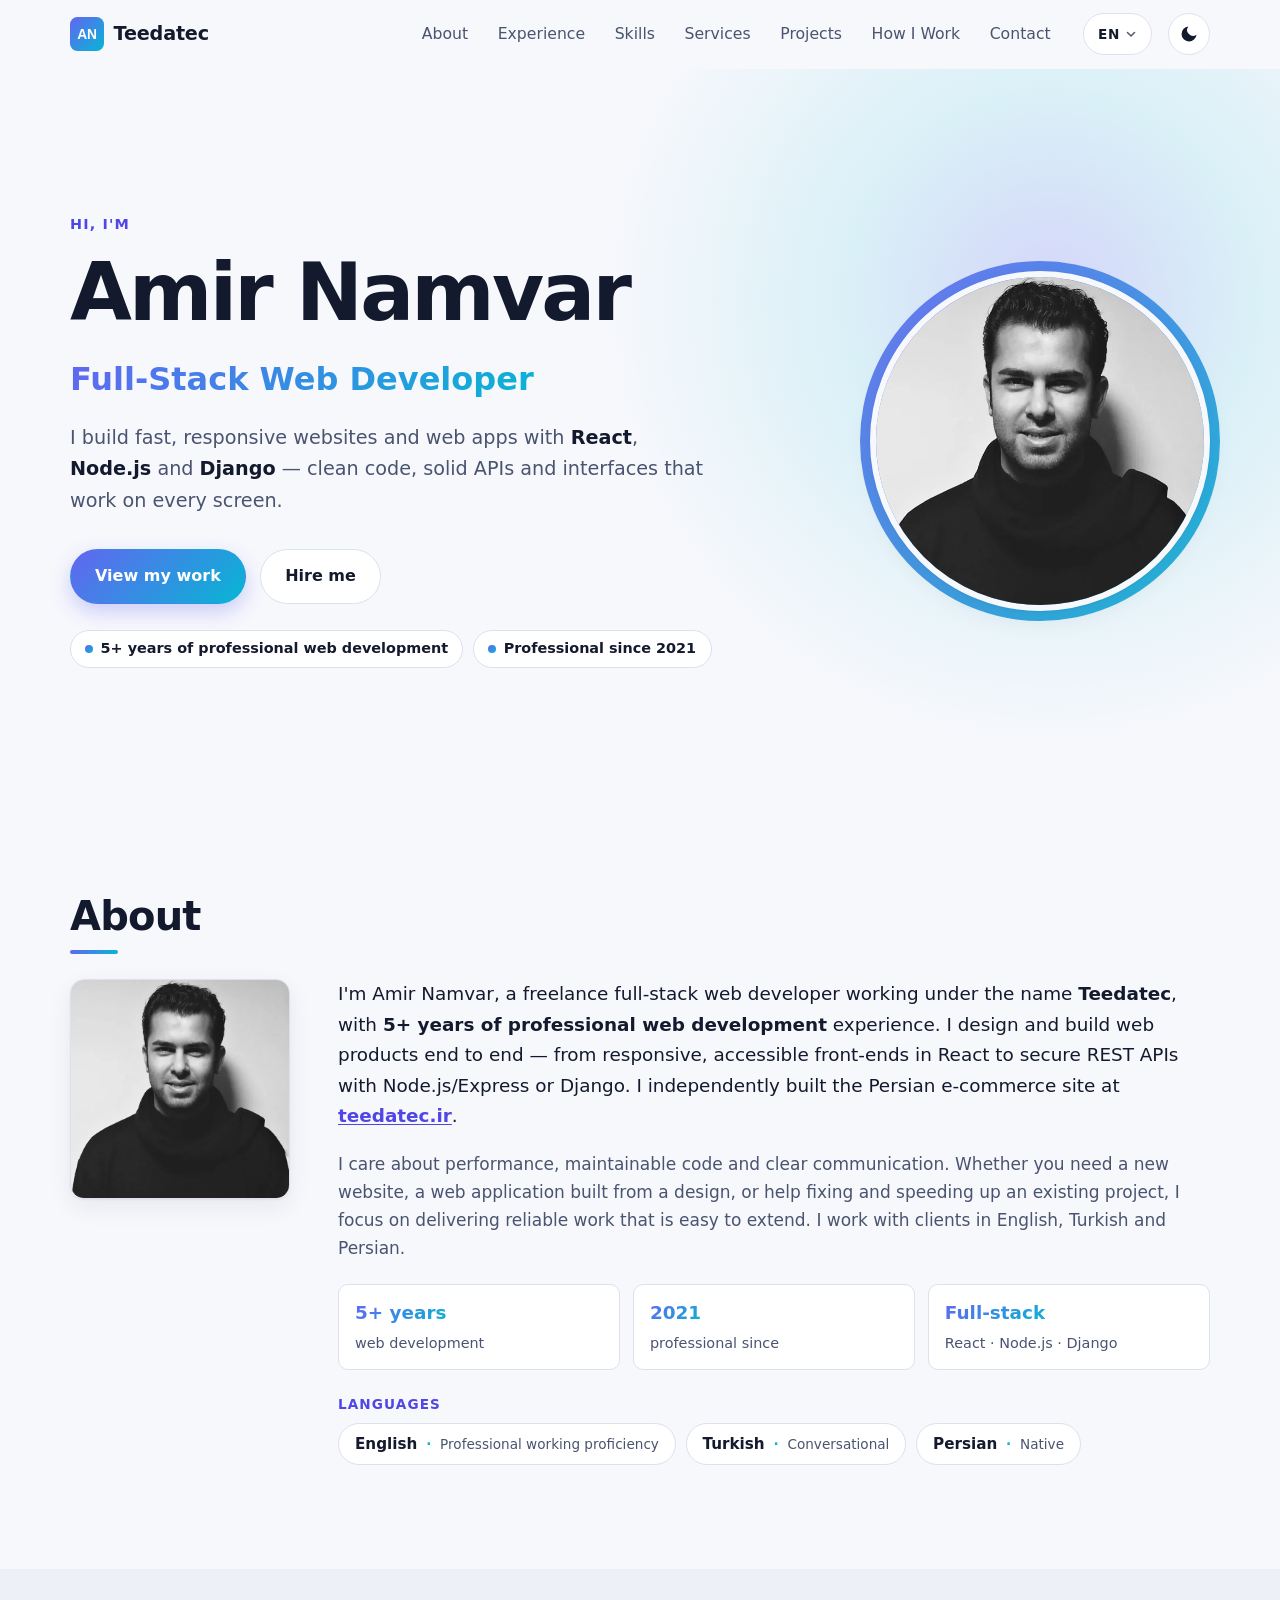
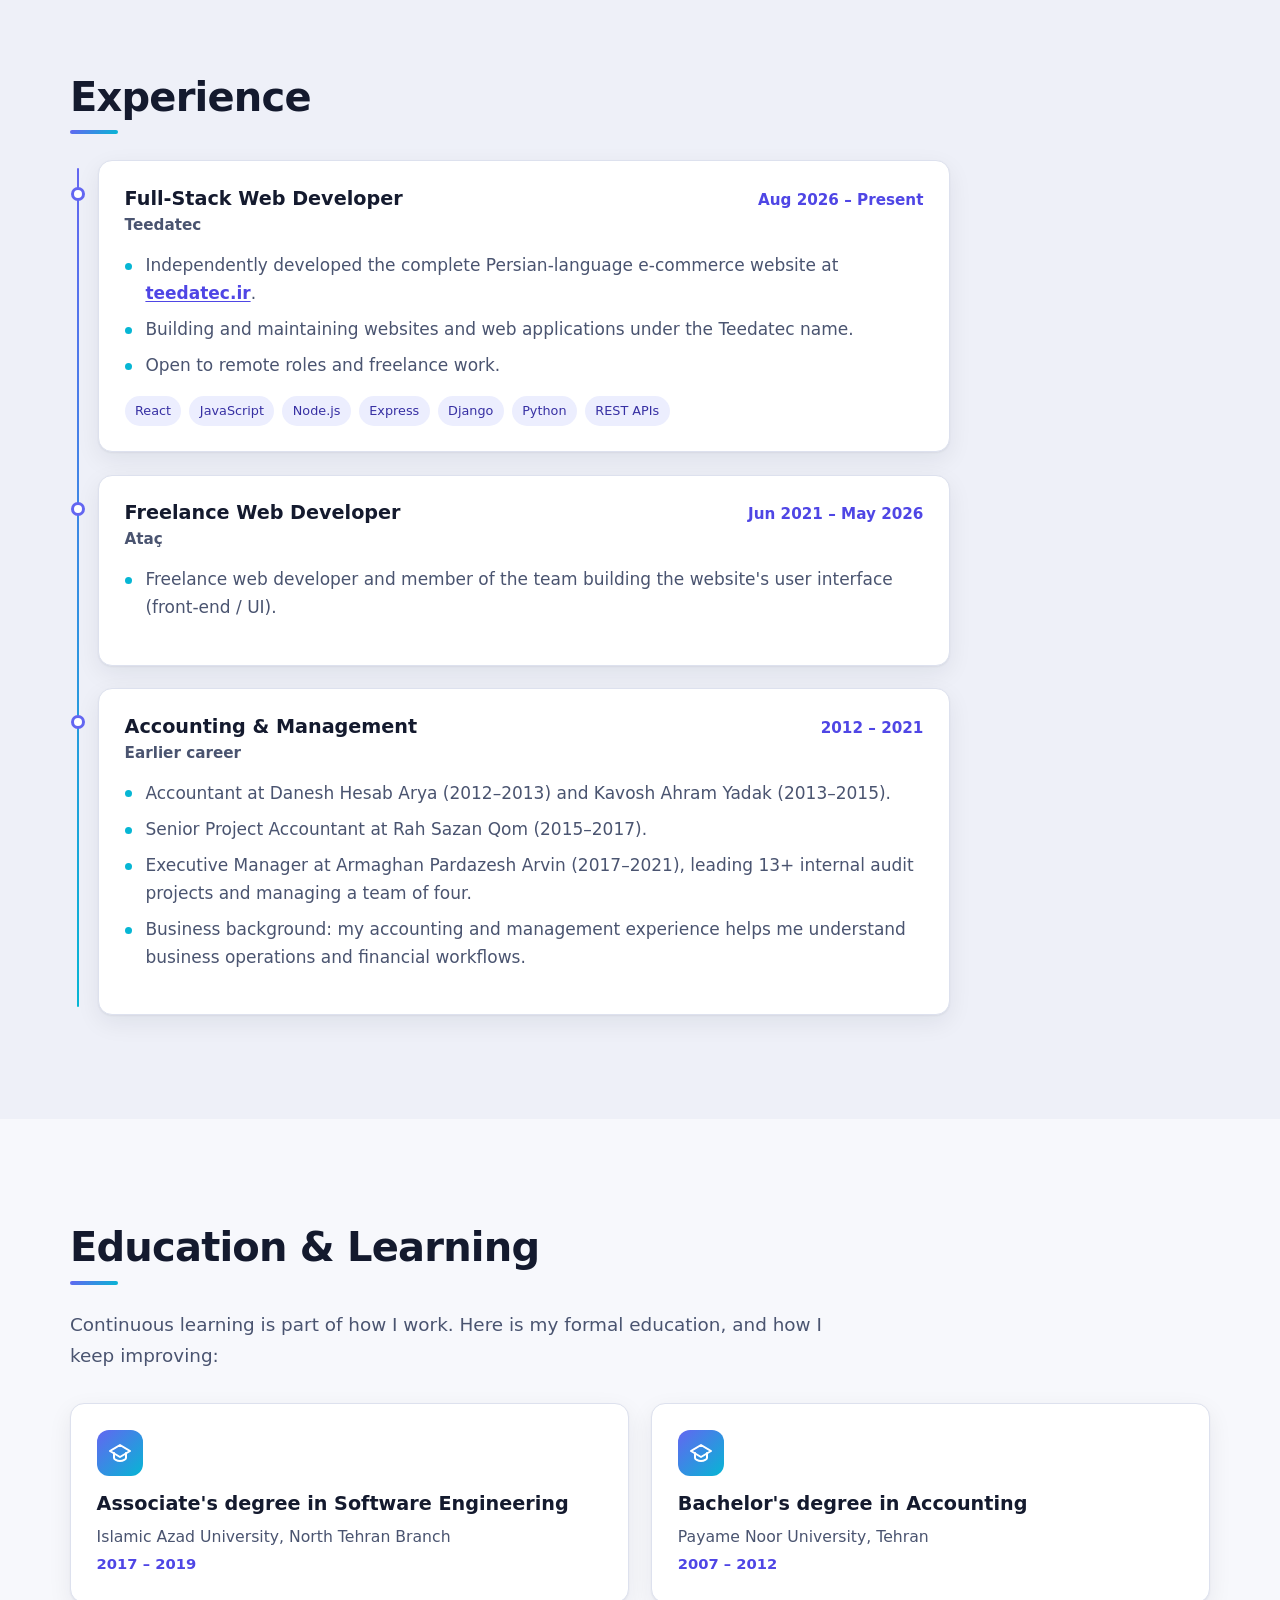
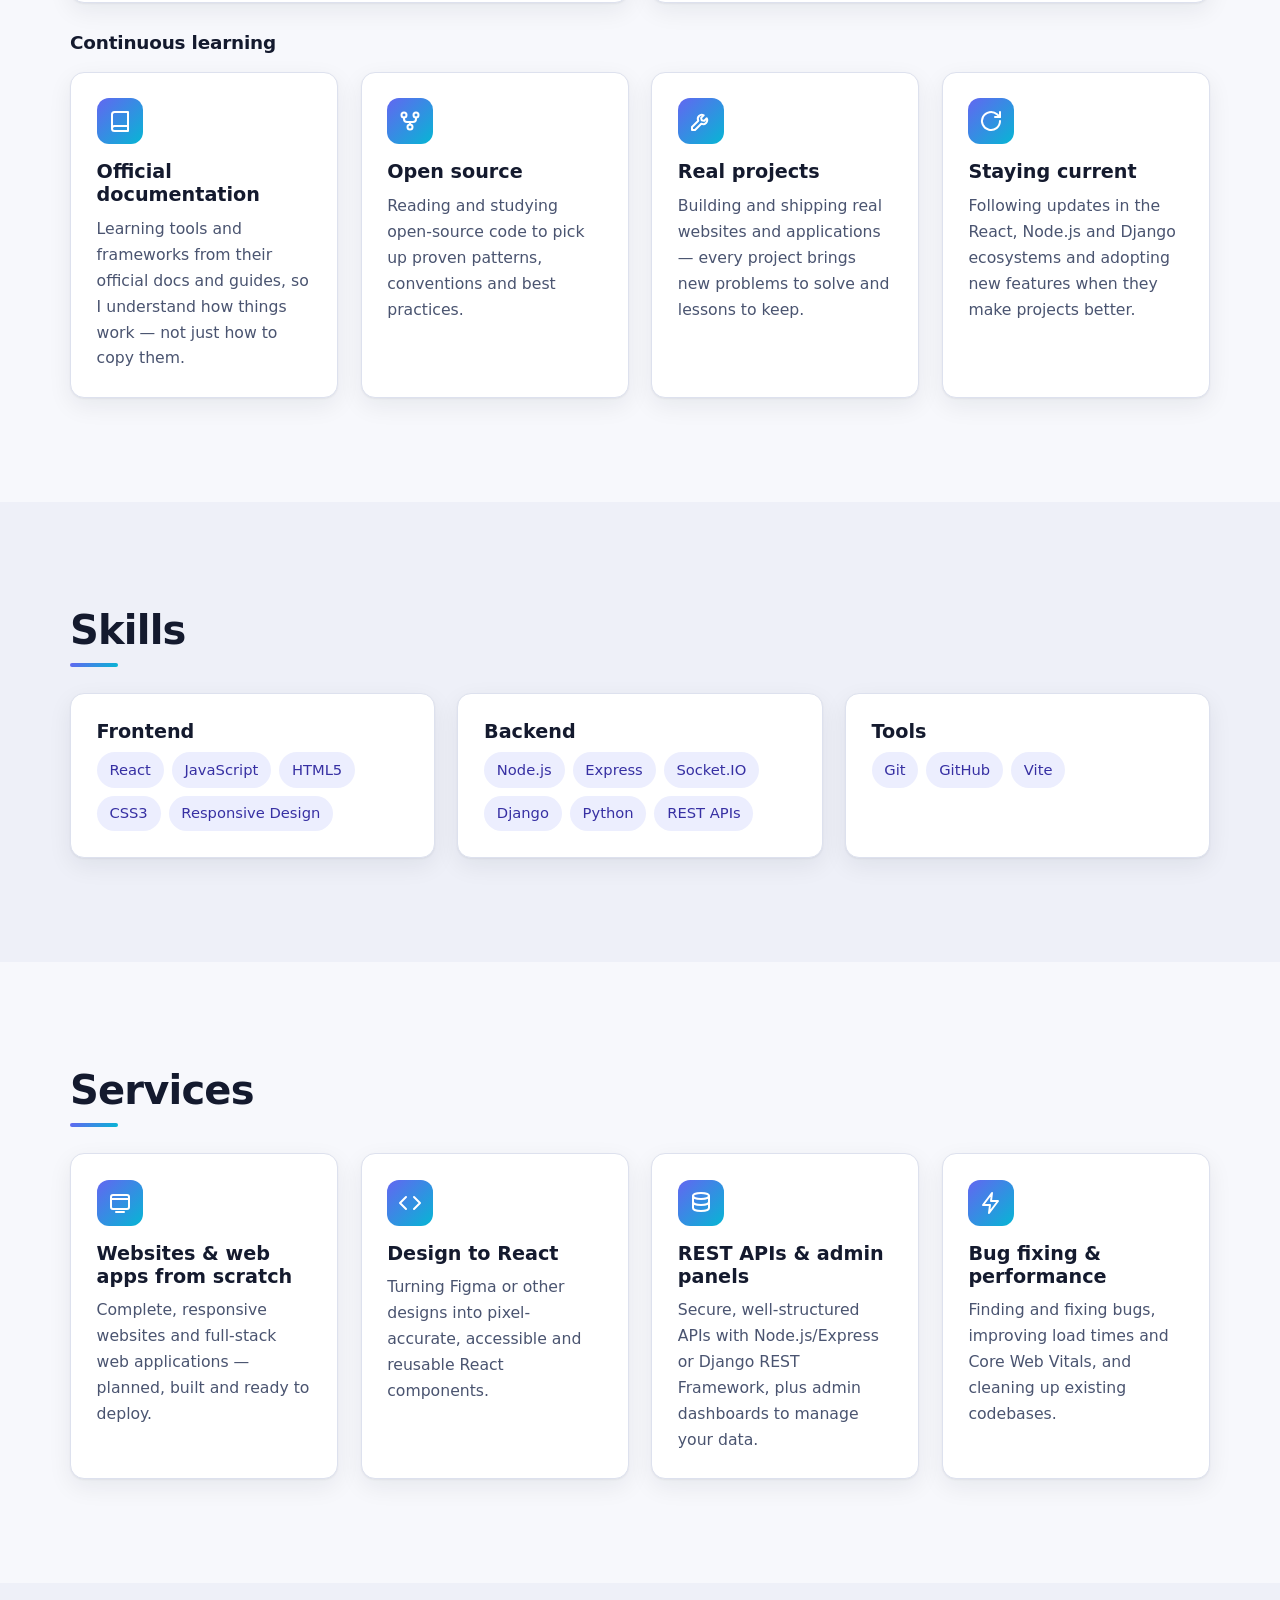
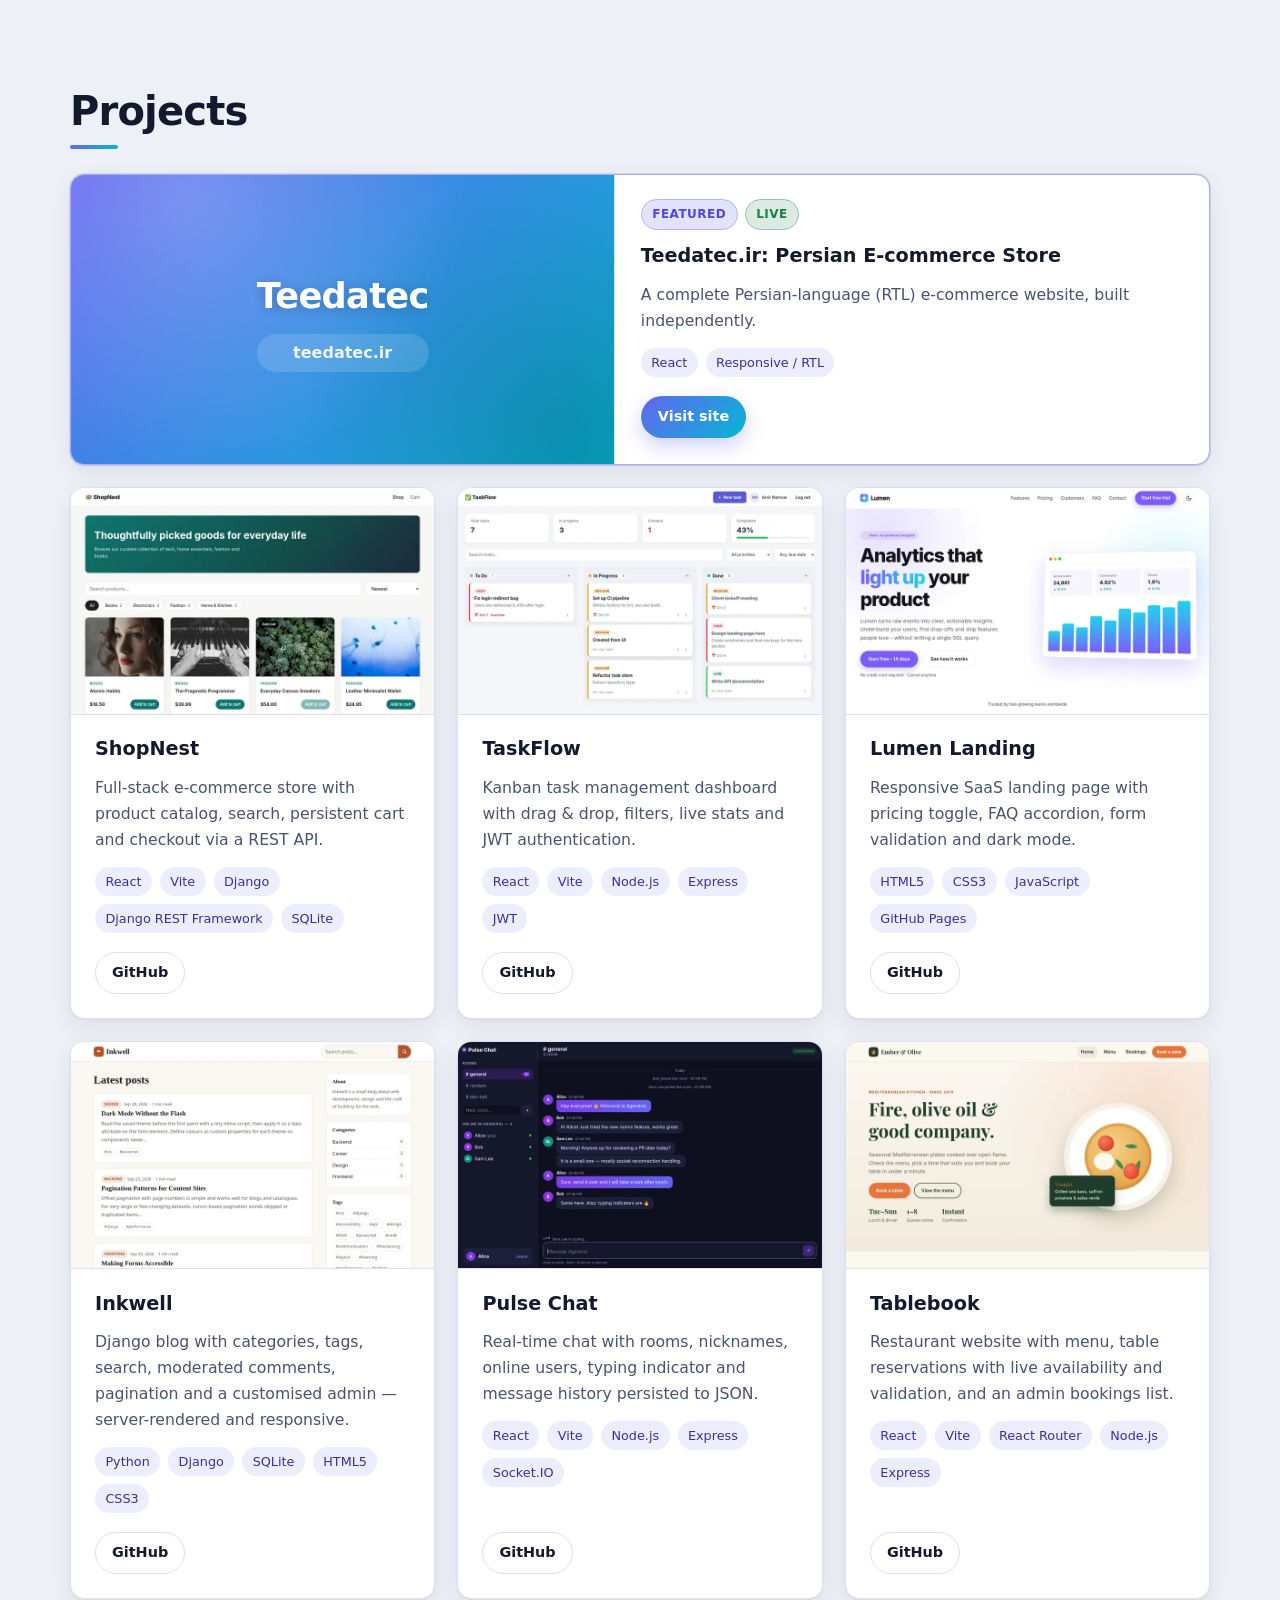
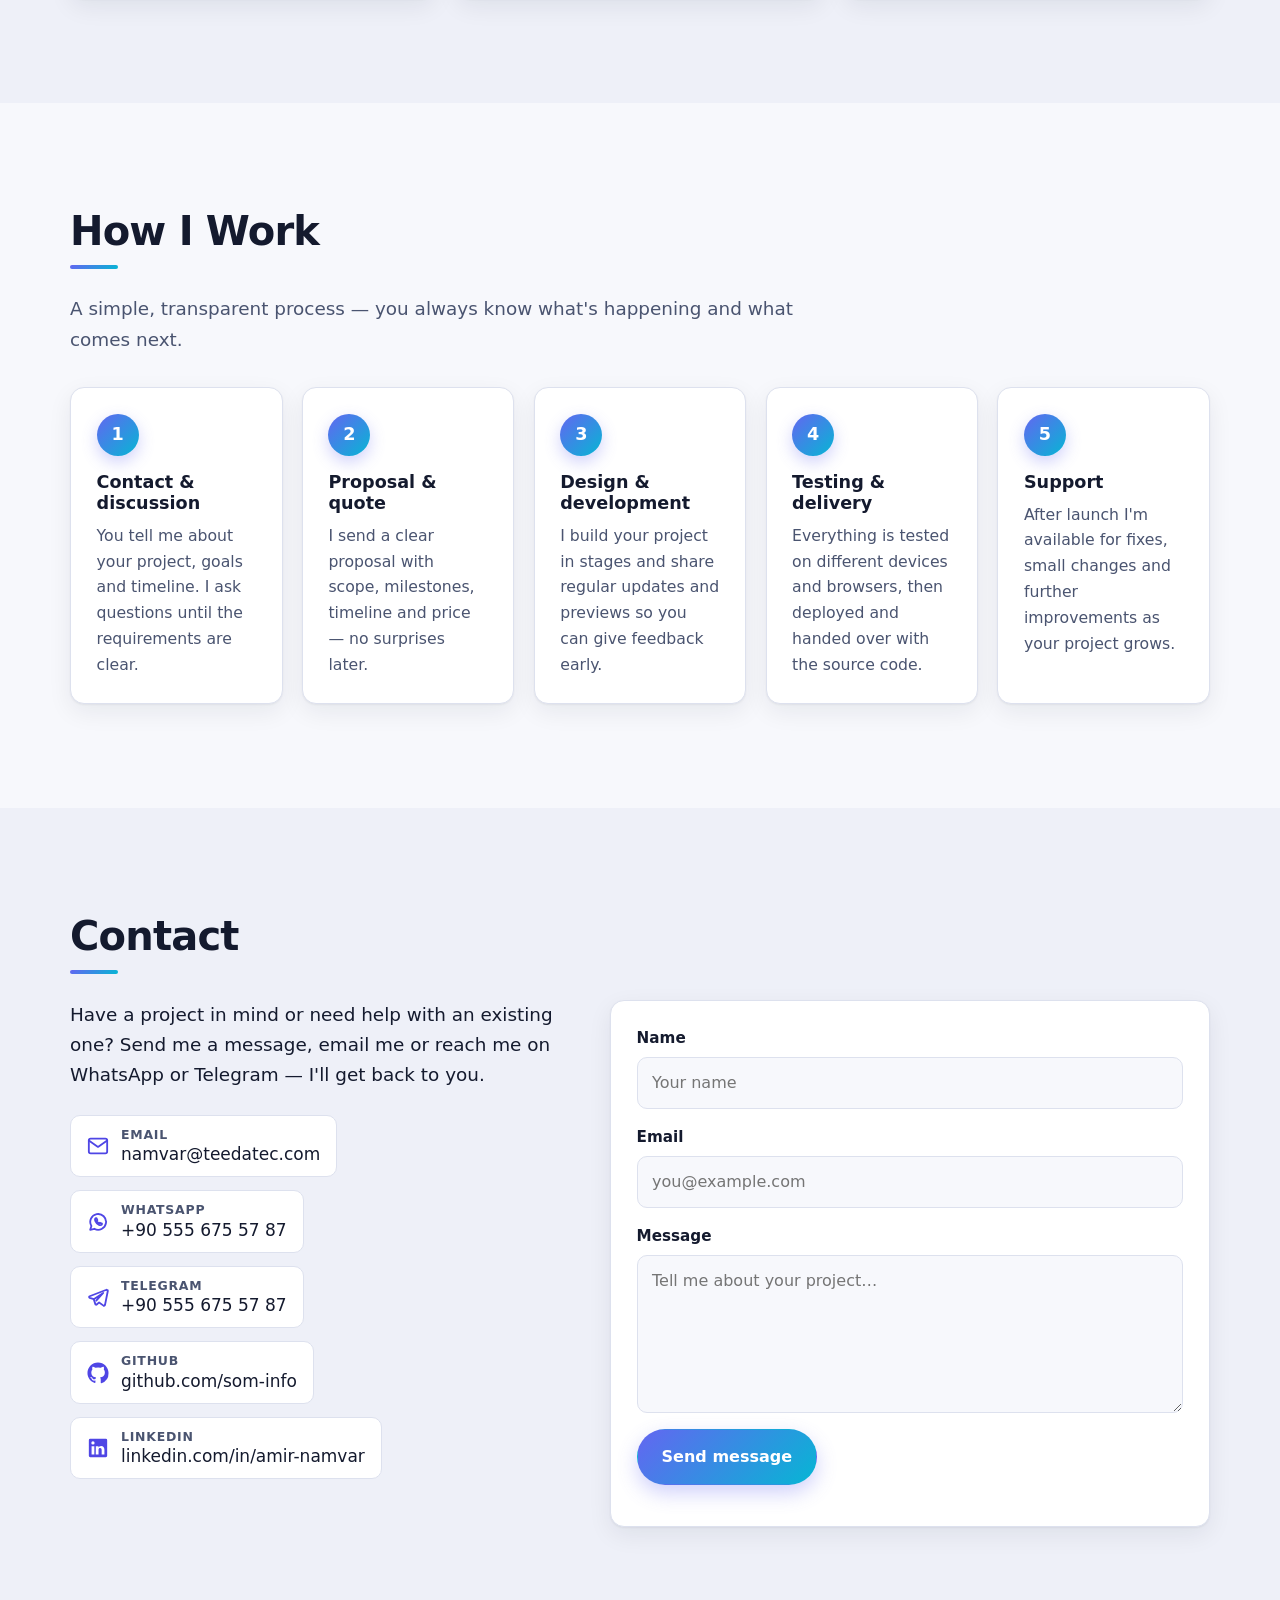
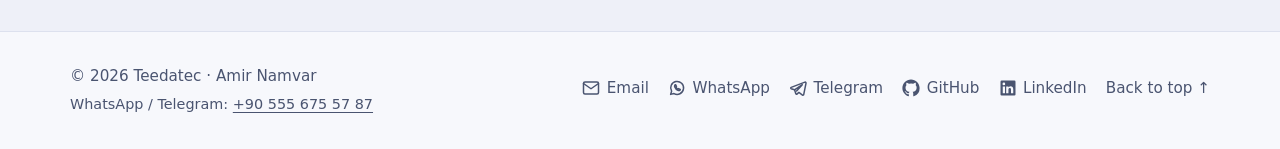
<file: index.html>
<!DOCTYPE html>
<html lang="en">
<head>
  <meta charset="utf-8">
  <meta name="viewport" content="width=device-width, initial-scale=1">
  <title>Amir Namvar – Full-Stack Web Developer | Teedatec</title>
  <meta name="description" content="Amir Namvar (Teedatec) is a freelance full-stack web developer with 5+ years of professional web development experience. Creator of teedatec.ir — building fast, responsive websites, web apps and APIs with React, Node.js and Django.">
  <meta name="author" content="Amir Namvar">
  <meta name="robots" content="index, follow">
  <link rel="canonical" href="https://teedatec.com/">
  <link rel="alternate" hreflang="en" href="https://teedatec.com/">
  <link rel="alternate" hreflang="tr" href="https://teedatec.com/?lang=tr">
  <link rel="alternate" hreflang="fa" href="https://teedatec.com/?lang=fa">
  <link rel="alternate" hreflang="x-default" href="https://teedatec.com/">
  <meta name="theme-color" content="#0b1020" media="(prefers-color-scheme: dark)">
  <meta name="theme-color" content="#f7f8fc" media="(prefers-color-scheme: light)">
  <meta name="color-scheme" content="light dark">

  <!-- Open Graph -->
  <meta property="og:type" content="website">
  <meta property="og:site_name" content="Teedatec">
  <meta property="og:title" content="Amir Namvar – Full-Stack Web Developer">
  <meta property="og:description" content="Freelance full-stack web developer (Teedatec) with 5+ years of professional web development experience. Creator of teedatec.ir — React, Node.js and Django.">
  <meta property="og:url" content="https://teedatec.com/">
  <meta property="og:image" content="https://teedatec.com/assets/img/og-image.png">
  <meta property="og:image:width" content="1200">
  <meta property="og:image:height" content="630">
  <meta property="og:image:alt" content="Teedatec – Amir Namvar, Full-Stack Web Developer">
  <meta property="og:locale" content="en_US">
  <!-- Twitter -->
  <meta name="twitter:card" content="summary_large_image">
  <meta name="twitter:title" content="Amir Namvar – Full-Stack Web Developer">
  <meta name="twitter:description" content="Freelance full-stack web developer (Teedatec) with 5+ years of professional web development experience. Creator of teedatec.ir — React, Node.js and Django.">
  <meta name="twitter:image" content="https://teedatec.com/assets/img/og-image.png">

  <link rel="icon" href="favicon.svg" type="image/svg+xml">
  <link rel="apple-touch-icon" href="assets/img/apple-touch-icon.png">

  <!-- Apply saved / preferred theme before first paint (prevents flash) -->
  <script>
    (function () {
      try {
        var t = localStorage.getItem('theme');
        if (!t) t = matchMedia('(prefers-color-scheme: dark)').matches ? 'dark' : 'light';
        document.documentElement.setAttribute('data-theme', t);
      } catch (e) { document.documentElement.setAttribute('data-theme', 'light'); }
    })();
  </script>

  <!-- Apply saved / preferred language before first paint (prevents RTL flash) -->
  <script>
    (function () {
      try {
        var params = new URLSearchParams(location.search);
        var q = (params.get('lang') || '').toLowerCase();
        var saved = null;
        try { saved = localStorage.getItem('lang'); } catch (e) {}
        var nav = (navigator.language || '').toLowerCase();
        var lang = 'en';
        if (q === 'en' || q === 'tr' || q === 'fa') lang = q;
        else if (saved === 'en' || saved === 'tr' || saved === 'fa') lang = saved;
        else if (nav.indexOf('tr') === 0) lang = 'tr';
        else if (nav.indexOf('fa') === 0) lang = 'fa';
        document.documentElement.setAttribute('lang', lang);
        document.documentElement.setAttribute('dir', lang === 'fa' ? 'rtl' : 'ltr');
        document.documentElement.setAttribute('data-lang', lang);
        if (lang === 'fa') {
          var l = document.createElement('link');
          l.id = 'font-vazirmatn';
          l.rel = 'stylesheet';
          l.href = 'https://fonts.googleapis.com/css2?family=Vazirmatn:wght@400;500;600;700;800&display=swap';
          document.head.appendChild(l);
        }
      } catch (e) {
        document.documentElement.setAttribute('lang', 'en');
        document.documentElement.setAttribute('dir', 'ltr');
      }
    })();
  </script>
  <link rel="stylesheet" href="css/styles.css">

  <script type="application/ld+json">
{
  "@context": "https://schema.org",
  "@graph": [
    {
      "@type": "Person",
      "@id": "https://teedatec.com/#person",
      "name": "Amir Namvar",
      "jobTitle": "Freelance Full-Stack Web Developer",
      "description": "Freelance full-stack web developer with 5+ years of professional web development experience. Creator of teedatec.ir — building websites, web apps and APIs with React, Node.js and Django.",
      "url": "https://teedatec.com/",
      "image": "https://teedatec.com/assets/img/amir-namvar-600.jpg",
      "email": "mailto:namvar@teedatec.com",
      "telephone": "+905556755787",
      "sameAs": [
        "https://github.com/som-info",
        "https://www.linkedin.com/in/amir-namvar-139510308/"
      ],
      "worksFor": {
        "@type": "Organization",
        "name": "Teedatec",
        "url": "https://teedatec.com/"
      },
      "hasOccupation": {
        "@type": "Occupation",
        "name": "Full-Stack Web Developer",
        "skills": "React, JavaScript, Node.js, Express, Django, Python, REST APIs, Responsive Web Design"
      },
      "knowsAbout": [
        "React",
        "JavaScript",
        "Node.js",
        "Express",
        "Socket.IO",
        "Django",
        "Python",
        "REST APIs",
        "Responsive Web Design"
      ],
      "knowsLanguage": [
        {
          "@type": "Language",
          "name": "English",
          "alternateName": "en"
        },
        {
          "@type": "Language",
          "name": "Turkish",
          "alternateName": "tr"
        },
        {
          "@type": "Language",
          "name": "Persian",
          "alternateName": "fa"
        }
      ],
      "contactPoint": [
        {
          "@type": "ContactPoint",
          "contactType": "customer support",
          "email": "namvar@teedatec.com",
          "availableLanguage": [
            "English",
            "Turkish",
            "Persian"
          ]
        },
        {
          "@type": "ContactPoint",
          "contactType": "customer support",
          "telephone": "+905556755787",
          "url": "https://wa.me/905556755787",
          "description": "WhatsApp"
        },
        {
          "@type": "ContactPoint",
          "contactType": "customer support",
          "url": "https://t.me/+905556755787",
          "description": "Telegram"
        }
      ]
    },
    {
      "@type": "WebSite",
      "@id": "https://teedatec.com/#website",
      "url": "https://teedatec.com/",
      "name": "Teedatec",
      "publisher": {
        "@id": "https://teedatec.com/#person"
      },
      "inLanguage": "en"
    },
    {
      "@type": "ItemList",
      "name": "Portfolio projects",
      "itemListElement": [
        {
          "@type": "ListItem",
          "position": 1,
          "item": {
            "@type": "SoftwareSourceCode",
            "name": "Teedatec.ir: Persian E-commerce Store",
            "description": "A complete Persian-language (RTL) e-commerce website, built independently.",
            "url": "https://teedatec.ir",
            "keywords": "React, Responsive, RTL",
            "author": {
              "@id": "https://teedatec.com/#person"
            }
          }
        },
        {
          "@type": "ListItem",
          "position": 2,
          "item": {
            "@type": "SoftwareSourceCode",
            "name": "ShopNest",
            "description": "Full-stack e-commerce store with product catalog, search, persistent cart and checkout via a REST API.",
            "codeRepository": "https://github.com/som-info/shopnest",
            "keywords": "React, Vite, Django, Django REST Framework, SQLite",
            "image": "https://teedatec.com/assets/img/projects/shopnest.jpg",
            "author": {
              "@id": "https://teedatec.com/#person"
            }
          }
        },
        {
          "@type": "ListItem",
          "position": 3,
          "item": {
            "@type": "SoftwareSourceCode",
            "name": "TaskFlow",
            "description": "Kanban task management dashboard with drag & drop, filters, live stats and JWT authentication.",
            "codeRepository": "https://github.com/som-info/taskflow",
            "keywords": "React, Vite, Node.js, Express, JWT",
            "image": "https://teedatec.com/assets/img/projects/taskflow.jpg",
            "author": {
              "@id": "https://teedatec.com/#person"
            }
          }
        },
        {
          "@type": "ListItem",
          "position": 4,
          "item": {
            "@type": "SoftwareSourceCode",
            "name": "Lumen Landing",
            "description": "Responsive SaaS landing page with pricing toggle, FAQ accordion, form validation and dark mode.",
            "codeRepository": "https://github.com/som-info/lumen-landing",
            "keywords": "HTML5, CSS3, JavaScript",
            "image": "https://teedatec.com/assets/img/projects/lumen-landing.jpg",
            "author": {
              "@id": "https://teedatec.com/#person"
            }
          }
        },
        {
          "@type": "ListItem",
          "position": 5,
          "item": {
            "@type": "SoftwareSourceCode",
            "name": "Inkwell",
            "description": "Django blog with categories, tags, search, moderated comments, pagination and a customised admin.",
            "codeRepository": "https://github.com/som-info/inkwell-blog",
            "keywords": "Python, Django, SQLite, HTML, CSS",
            "image": "https://teedatec.com/assets/img/projects/inkwell-blog.jpg",
            "author": {
              "@id": "https://teedatec.com/#person"
            }
          }
        },
        {
          "@type": "ListItem",
          "position": 6,
          "item": {
            "@type": "SoftwareSourceCode",
            "name": "Pulse Chat",
            "description": "Real-time chat with rooms, nicknames, online users, typing indicator and persisted message history.",
            "codeRepository": "https://github.com/som-info/pulse-chat",
            "keywords": "React, Vite, Node.js, Express, Socket.IO",
            "image": "https://teedatec.com/assets/img/projects/pulse-chat.jpg",
            "author": {
              "@id": "https://teedatec.com/#person"
            }
          }
        },
        {
          "@type": "ListItem",
          "position": 7,
          "item": {
            "@type": "SoftwareSourceCode",
            "name": "Tablebook",
            "description": "Restaurant website with menu, table reservations with live availability and an admin bookings list.",
            "codeRepository": "https://github.com/som-info/tablebook",
            "keywords": "React, Vite, React Router, Node.js, Express",
            "image": "https://teedatec.com/assets/img/projects/tablebook.jpg",
            "author": {
              "@id": "https://teedatec.com/#person"
            }
          }
        }
      ]
    }
  ]
}
  </script>
  <script src="js/i18n.js" defer></script>
  <script src="js/main.js" defer></script>
</head>
<body>
  <a class="skip-link" href="#main" data-i18n="skip">Skip to content</a>

  <header class="site-header" id="top">
    <div class="container nav-wrap">
      <a class="brand" href="#top" data-i18n-attr="aria-label:brand_aria" aria-label="Teedatec – back to top">
        <svg class="brand-mark" viewBox="0 0 64 64" aria-hidden="true"><rect width="64" height="64" rx="14" fill="url(#bg)"/><defs><linearGradient id="bg" x1="0" y1="0" x2="1" y2="1"><stop offset="0" stop-color="#6366f1"/><stop offset="1" stop-color="#06b6d4"/></linearGradient></defs><text x="32" y="42" text-anchor="middle" font-family="Inter,Segoe UI,Arial,sans-serif" font-size="26" font-weight="800" fill="#fff">AN</text></svg>
        <span>Teedatec</span>
      </a>

      <nav class="nav" data-i18n-attr="aria-label:nav_aria" aria-label="Primary">
        <button class="nav-toggle" type="button" aria-expanded="false" aria-controls="nav-menu" data-i18n-attr="aria-label:nav_open" aria-label="Open menu">
          <span class="bar"></span><span class="bar"></span><span class="bar"></span>
        </button>
        <ul class="nav-menu" id="nav-menu">
          <li><a href="#about" data-i18n="nav_about">About</a></li>
          <li><a href="#experience" data-i18n="nav_experience">Experience</a></li>
          <li><a href="#skills" data-i18n="nav_skills">Skills</a></li>
          <li><a href="#services" data-i18n="nav_services">Services</a></li>
          <li><a href="#projects" data-i18n="nav_projects">Projects</a></li>
          <li><a href="#process" data-i18n="nav_process">How I Work</a></li>
          <li><a href="#contact" data-i18n="nav_contact">Contact</a></li>

          <li class="nav-lang">
            <div class="lang-switch lang-switch-mobile" data-lang-switch>
              <span class="lang-switch-label" data-i18n="lang_label">Language</span>
              <div class="lang-switch-pills" role="group" data-i18n-attr="aria-label:lang_aria" aria-label="Language">
                <button type="button" data-lang-option="en" aria-pressed="true">EN</button>
                <button type="button" data-lang-option="tr" aria-pressed="false">TR</button>
                <button type="button" data-lang-option="fa" aria-pressed="false">FA</button>
              </div>
            </div>
          </li>
        </ul>
      </nav>


      <div class="lang-switch" data-lang-switch>
        <button class="lang-switch-btn" type="button" aria-expanded="false" aria-haspopup="listbox" data-i18n-attr="aria-label:lang_aria" aria-label="Language">
          <span class="lang-switch-code" data-lang-current>EN</span>
          <svg class="lang-switch-caret" viewBox="0 0 12 12" aria-hidden="true"><path d="M2.5 4.5L6 8l3.5-3.5" fill="none" stroke="currentColor" stroke-width="1.6" stroke-linecap="round" stroke-linejoin="round"/></svg>
        </button>
        <ul class="lang-switch-menu" role="listbox">
          <li><button type="button" role="option" data-lang-option="en" aria-pressed="true">EN <span class="lang-switch-name">English</span></button></li>
          <li><button type="button" role="option" data-lang-option="tr" aria-pressed="false">TR <span class="lang-switch-name">Türkçe</span></button></li>
          <li><button type="button" role="option" data-lang-option="fa" aria-pressed="false">FA <span class="lang-switch-name">فارسی</span></button></li>
        </ul>
      </div>

      <button class="theme-toggle" type="button" data-i18n-attr="aria-label:theme_to_dark;title:theme_title" aria-label="Switch to dark theme" title="Toggle theme">
        <svg class="icon-moon" viewBox="0 0 24 24" aria-hidden="true"><path d="M21 12.8A9 9 0 1 1 11.2 3a7 7 0 0 0 9.8 9.8z"/></svg>
        <svg class="icon-sun" viewBox="0 0 24 24" aria-hidden="true"><circle cx="12" cy="12" r="4.5"/><path d="M12 1.5v3M12 19.5v3M4.2 4.2l2.1 2.1M17.7 17.7l2.1 2.1M1.5 12h3M19.5 12h3M4.2 19.8l2.1-2.1M17.7 6.3l2.1-2.1"/></svg>
      </button>
    </div>
  </header>

  <main id="main">
    <!-- HERO -->
    <section class="hero" aria-labelledby="hero-title">
      <div class="container hero-inner">
        <div class="hero-text">
          <p class="eyebrow" data-i18n="hero_hi">Hi, I'm</p>
          <h1 id="hero-title">Amir Namvar</h1>
          <p class="hero-title" data-i18n="hero_role">Full-Stack Web Developer</p>
          <p class="hero-tagline" data-i18n="hero_tagline" data-i18n-html>I build fast, responsive websites and web apps with <strong>React</strong>, <strong>Node.js</strong> and <strong>Django</strong> — clean code, solid APIs and interfaces that work on every screen.</p>
          <div class="hero-cta">
            <a class="btn btn-primary" href="#projects" data-i18n="hero_cta_work">View my work</a>
            <a class="btn btn-ghost" href="#contact" data-i18n="hero_cta_hire">Hire me</a>
          </div>
          <ul class="hero-badges" data-i18n-attr="aria-label:hero_badges_aria" aria-label="Highlights">
            <li data-i18n="hero_badge_years">5+ years of professional web development</li>
            <li data-i18n="hero_badge_freelance">Professional since 2021</li>
          </ul>
        </div>
        <figure class="hero-photo">
          <picture>
            <source type="image/webp" srcset="assets/img/amir-namvar-300.webp 300w, assets/img/amir-namvar-600.webp 600w" sizes="(max-width: 980px) 220px, 340px">
            <img src="assets/img/amir-namvar-600.jpg" srcset="assets/img/amir-namvar-300.jpg 300w, assets/img/amir-namvar-600.jpg 600w" sizes="(max-width: 980px) 220px, 340px" width="600" height="600" fetchpriority="high" decoding="async" data-i18n-attr="alt:hero_photo_alt" alt="Black and white portrait of Amir Namvar">
          </picture>
        </figure>
      </div>
      <div class="hero-glow" aria-hidden="true"></div>
    </section>

    <!-- ABOUT -->
    <section class="section" id="about" aria-labelledby="about-title">
      <div class="container reveal">
        <h2 class="section-title" id="about-title" data-i18n="about_title">About</h2>
        <div class="about-grid">
          <figure class="about-photo">
            <picture>
              <source type="image/webp" srcset="assets/img/amir-namvar-300.webp 300w, assets/img/amir-namvar-600.webp 600w" sizes="220px">
              <img src="assets/img/amir-namvar-300.jpg" srcset="assets/img/amir-namvar-300.jpg 300w, assets/img/amir-namvar-600.jpg 600w" sizes="220px" width="300" height="300" loading="lazy" decoding="async" data-i18n-attr="alt:about_photo_alt" alt="Amir Namvar">
            </picture>
          </figure>
          <div class="about-text">
            <p class="lead" data-i18n="about_lead" data-i18n-html>I'm Amir Namvar, a freelance full-stack web developer working under the name <strong>Teedatec</strong>, with <strong>5+ years of professional web development</strong> experience. I design and build web products end to end — from responsive, accessible front-ends in React to secure REST APIs with Node.js/Express or Django. I independently built the Persian e-commerce site at <a href="https://teedatec.ir" target="_blank" rel="noopener noreferrer">teedatec.ir</a>.</p>
            <p data-i18n="about_p2">I care about performance, maintainable code and clear communication. Whether you need a new website, a web application built from a design, or help fixing and speeding up an existing project, I focus on delivering reliable work that is easy to extend. I work with clients in English, Turkish and Persian.</p>
            <ul class="about-facts">
              <li><strong data-i18n="about_fact1_v">5+ years</strong><span data-i18n="about_fact1_l">web development</span></li>
              <li><strong data-i18n="about_fact2_v">2021</strong><span data-i18n="about_fact2_l">professional since</span></li>
              <li><strong data-i18n="about_fact3_v">Full-stack</strong><span data-i18n="about_fact3_l">React · Node.js · Django</span></li>
            </ul>
            <div class="about-langs">
              <h3 id="languages-title" data-i18n="languages_title">Languages</h3>
              <ul class="lang-list" aria-labelledby="languages-title">
                <li><span class="lang-name" data-i18n="lang_en_name">English</span><span class="lang-level" data-i18n="lang_en_level">Professional working proficiency</span></li>
                <li><span class="lang-name" data-i18n="lang_tr_name">Turkish</span><span class="lang-level" data-i18n="lang_tr_level">Conversational</span></li>
                <li><span class="lang-name" data-i18n="lang_fa_name">Persian</span><span class="lang-level" data-i18n="lang_fa_level">Native</span></li>
              </ul>
            </div>
          </div>
        </div>
      </div>
    </section>

    <!-- EXPERIENCE -->
    <section class="section alt" id="experience" aria-labelledby="experience-title">
      <div class="container reveal">
        <h2 class="section-title" id="experience-title" data-i18n="experience_title">Experience</h2>
        <ol class="timeline">
          <li class="timeline-item">
            <span class="timeline-dot" aria-hidden="true"></span>
            <article class="card timeline-card">
              <header class="timeline-head">
                <div>
                  <h3 data-i18n="exp1_role">Full-Stack Web Developer</h3>
                  <p class="timeline-org" data-i18n="exp1_org">Teedatec</p>
                </div>
                <p class="timeline-period"><time datetime="2026-08" data-i18n="exp1_period">Aug 2026 – Present</time></p>
              </header>
              <ul class="timeline-list">
                <li data-i18n="exp1_b1" data-i18n-html>Independently developed the complete Persian-language e-commerce website at <a href="https://teedatec.ir" target="_blank" rel="noopener noreferrer">teedatec.ir</a>.</li>
                <li data-i18n="exp1_b2">Building and maintaining websites and web applications under the Teedatec name.</li>
                <li data-i18n="exp1_b3">Open to remote roles and freelance work.</li>
              </ul>
              <ul class="tags small" data-i18n-attr="aria-label:exp_tags_aria" aria-label="Main technologies">
                <li>React</li><li>JavaScript</li><li>Node.js</li><li>Express</li><li>Django</li><li>Python</li><li>REST APIs</li>
              </ul>
            </article>
          </li>
          <li class="timeline-item">
            <span class="timeline-dot" aria-hidden="true"></span>
            <article class="card timeline-card">
              <header class="timeline-head">
                <div>
                  <h3 data-i18n="exp2_role">Freelance Web Developer</h3>
                  <p class="timeline-org" data-i18n="exp2_org">Ataç</p>
                </div>
                <p class="timeline-period"><time datetime="2021-06" data-i18n="exp2_period">Jun 2021 – May 2026</time></p>
              </header>
              <ul class="timeline-list">
                <li data-i18n="exp2_b1">Freelance web developer and member of the team building the website's user interface (front-end / UI).</li>
              </ul>
            </article>
          </li>
          <li class="timeline-item">
            <span class="timeline-dot" aria-hidden="true"></span>
            <article class="card timeline-card">
              <header class="timeline-head">
                <div>
                  <h3 data-i18n="exp3_role">Accounting &amp; Management</h3>
                  <p class="timeline-org" data-i18n="exp3_org">Earlier career</p>
                </div>
                <p class="timeline-period"><time datetime="2012" data-i18n="exp3_period">2012 – 2021</time></p>
              </header>
              <ul class="timeline-list">
                <li data-i18n="exp3_b1">Accountant at Danesh Hesab Arya (2012–2013) and Kavosh Ahram Yadak (2013–2015).</li>
                <li data-i18n="exp3_b2">Senior Project Accountant at Rah Sazan Qom (2015–2017).</li>
                <li data-i18n="exp3_b3">Executive Manager at Armaghan Pardazesh Arvin (2017–2021), leading 13+ internal audit projects and managing a team of four.</li>
                <li data-i18n="exp3_biz">Business background: my accounting and management experience helps me understand business operations and financial workflows.</li>
              </ul>
            </article>
          </li>
        </ol>
      </div>
    </section>

    <!-- EDUCATION & LEARNING -->
    <section class="section" id="learning" aria-labelledby="learning-title">
      <div class="container reveal">
        <h2 class="section-title" id="learning-title" data-i18n="learning_title">Education &amp; Learning</h2>
        <p class="lead section-lead" data-i18n="learning_lead">Continuous learning is part of how I work. Here is my formal education, and how I keep improving:</p>
        <div class="grid grid-2 education-grid">
          <article class="card edu">
            <div class="service-icon" aria-hidden="true"><svg viewBox="0 0 24 24"><path d="M22 10L12 4 2 10l10 6 10-6z"/><path d="M6 12v5c0 1.1 2.7 3 6 3s6-1.9 6-3v-5"/></svg></div>
            <h3 data-i18n="edu1_degree">Associate's degree in Software Engineering</h3>
            <p class="edu-school" data-i18n="edu1_school">Islamic Azad University, North Tehran Branch</p>
            <p class="edu-period" data-i18n="edu1_period">2017 – 2019</p>
          </article>
          <article class="card edu">
            <div class="service-icon" aria-hidden="true"><svg viewBox="0 0 24 24"><path d="M22 10L12 4 2 10l10 6 10-6z"/><path d="M6 12v5c0 1.1 2.7 3 6 3s6-1.9 6-3v-5"/></svg></div>
            <h3 data-i18n="edu2_degree">Bachelor's degree in Accounting</h3>
            <p class="edu-school" data-i18n="edu2_school">Payame Noor University, Tehran</p>
            <p class="edu-period" data-i18n="edu2_period">2007 – 2012</p>
          </article>
        </div>
        <h3 class="subsection-title" data-i18n="learning_sub">Continuous learning</h3>
        <div class="grid grid-4">
          <article class="card learn">
            <div class="service-icon" aria-hidden="true"><svg viewBox="0 0 24 24"><path d="M4 19.5A2.5 2.5 0 0 1 6.5 17H20V3H6.5A2.5 2.5 0 0 0 4 5.5z"/><path d="M4 19.5A2.5 2.5 0 0 0 6.5 22H20v-5"/></svg></div>
            <h3 data-i18n="learn1_h">Official documentation</h3>
            <p data-i18n="learn1_p">Learning tools and frameworks from their official docs and guides, so I understand how things work — not just how to copy them.</p>
          </article>
          <article class="card learn">
            <div class="service-icon" aria-hidden="true"><svg viewBox="0 0 24 24"><circle cx="6" cy="6" r="2.5"/><circle cx="18" cy="6" r="2.5"/><circle cx="12" cy="18" r="2.5"/><path d="M6 8.5v1.5a3 3 0 0 0 3 3h6a3 3 0 0 0 3-3V8.5M12 13v2.5"/></svg></div>
            <h3 data-i18n="learn2_h">Open source</h3>
            <p data-i18n="learn2_p">Reading and studying open-source code to pick up proven patterns, conventions and best practices.</p>
          </article>
          <article class="card learn">
            <div class="service-icon" aria-hidden="true"><svg viewBox="0 0 24 24"><path d="M14.7 6.3a4 4 0 0 0-5.4 5.4L3 18v3h3l6.3-6.3a4 4 0 0 0 5.4-5.4l-2.6 2.6-2.4-.6-.6-2.4z"/></svg></div>
            <h3 data-i18n="learn3_h">Real projects</h3>
            <p data-i18n="learn3_p">Building and shipping real websites and applications — every project brings new problems to solve and lessons to keep.</p>
          </article>
          <article class="card learn">
            <div class="service-icon" aria-hidden="true"><svg viewBox="0 0 24 24"><path d="M21 12a9 9 0 1 1-3-6.7L21 8"/><path d="M21 3v5h-5"/></svg></div>
            <h3 data-i18n="learn4_h">Staying current</h3>
            <p data-i18n="learn4_p">Following updates in the React, Node.js and Django ecosystems and adopting new features when they make projects better.</p>
          </article>
        </div>
      </div>
    </section>

    <!-- SKILLS -->
    <section class="section alt" id="skills" aria-labelledby="skills-title">
      <div class="container reveal">
        <h2 class="section-title" id="skills-title" data-i18n="skills_title">Skills</h2>
        <div class="grid grid-3">
          <article class="card">
            <h3 data-i18n="skills_frontend">Frontend</h3>
            <ul class="tags">
              <li>React</li><li>JavaScript</li><li>HTML5</li><li>CSS3</li><li>Responsive Design</li>
            </ul>
          </article>
          <article class="card">
            <h3 data-i18n="skills_backend">Backend</h3>
            <ul class="tags">
              <li>Node.js</li><li>Express</li><li>Socket.IO</li><li>Django</li><li>Python</li><li>REST APIs</li>
            </ul>
          </article>
          <article class="card">
            <h3 data-i18n="skills_tools">Tools</h3>
            <ul class="tags">
              <li>Git</li><li>GitHub</li><li>Vite</li>
            </ul>
          </article>
        </div>
      </div>
    </section>

    <!-- SERVICES -->
    <section class="section" id="services" aria-labelledby="services-title">
      <div class="container reveal">
        <h2 class="section-title" id="services-title" data-i18n="services_title">Services</h2>
        <div class="grid grid-4">
          <article class="card service">
            <div class="service-icon" aria-hidden="true"><svg viewBox="0 0 24 24"><rect x="3" y="4" width="18" height="14" rx="2"/><path d="M3 8h18M8 21h8"/></svg></div>
            <h3 data-i18n="svc1_h">Websites &amp; web apps from scratch</h3>
            <p data-i18n="svc1_p">Complete, responsive websites and full-stack web applications — planned, built and ready to deploy.</p>
          </article>
          <article class="card service">
            <div class="service-icon" aria-hidden="true"><svg viewBox="0 0 24 24"><path d="M8 6l-6 6 6 6M16 6l6 6-6 6"/></svg></div>
            <h3 data-i18n="svc2_h">Design to React</h3>
            <p data-i18n="svc2_p">Turning Figma or other designs into pixel-accurate, accessible and reusable React components.</p>
          </article>
          <article class="card service">
            <div class="service-icon" aria-hidden="true"><svg viewBox="0 0 24 24"><ellipse cx="12" cy="5" rx="8" ry="3"/><path d="M4 5v6c0 1.7 3.6 3 8 3s8-1.3 8-3V5M4 11v6c0 1.7 3.6 3 8 3s8-1.3 8-3v-6"/></svg></div>
            <h3 data-i18n="svc3_h">REST APIs &amp; admin panels</h3>
            <p data-i18n="svc3_p">Secure, well-structured APIs with Node.js/Express or Django REST Framework, plus admin dashboards to manage your data.</p>
          </article>
          <article class="card service">
            <div class="service-icon" aria-hidden="true"><svg viewBox="0 0 24 24"><path d="M13 2L4 14h7l-1 8 9-12h-7z"/></svg></div>
            <h3 data-i18n="svc4_h">Bug fixing &amp; performance</h3>
            <p data-i18n="svc4_p">Finding and fixing bugs, improving load times and Core Web Vitals, and cleaning up existing codebases.</p>
          </article>
        </div>
      </div>
    </section>

    <!-- PROJECTS -->
    <section class="section alt" id="projects" aria-labelledby="projects-title">
      <div class="container reveal">
        <h2 class="section-title" id="projects-title" data-i18n="projects_title">Projects</h2>
        <div class="grid grid-3 projects-grid">
          <article class="card project featured">
            <div class="project-visual" aria-hidden="true">
              <span class="project-visual-mark">Teedatec</span>
              <span class="project-visual-url">teedatec.ir</span>
            </div>
            <div class="project-body">
              <div class="project-badges">
                <span class="badge badge-featured" data-i18n="proj_featured">Featured</span>
                <span class="badge badge-live" data-i18n="proj_live">Live</span>
              </div>
              <h3 data-i18n="proj_teedatec_title">Teedatec.ir: Persian E-commerce Store</h3>
              <p data-i18n="proj_teedatec_p">A complete Persian-language (RTL) e-commerce website, built independently.</p>
              <ul class="tags small" data-i18n-attr="aria-label:tech_aria" aria-label="Technologies">
                <li>React</li><li>Responsive / RTL</li>
              </ul>
              <div class="project-links">
                <a class="btn btn-small btn-primary" href="https://teedatec.ir" target="_blank" rel="noopener noreferrer"><span data-i18n="live_site">Visit site</span><span class="sr-only" data-i18n="opens_tab"> (opens in new tab)</span></a>
              </div>
            </div>
          </article>

          <article class="card project">
            <picture>
              <source srcset="assets/img/projects/shopnest.webp" type="image/webp">
              <img src="assets/img/projects/shopnest.jpg" width="800" height="500" loading="lazy" decoding="async" data-i18n-attr="alt:proj_shopnest_alt" alt="ShopNest store home page with product grid and category filters">
            </picture>
            <div class="project-body">
              <h3>ShopNest</h3>
              <p data-i18n="proj_shopnest_p">Full-stack e-commerce store with product catalog, search, persistent cart and checkout via a REST API.</p>
              <ul class="tags small" data-i18n-attr="aria-label:tech_aria" aria-label="Technologies">
                <li>React</li><li>Vite</li><li>Django</li><li>Django REST Framework</li><li>SQLite</li>
              </ul>
              <div class="project-links">
                <a class="btn btn-small btn-ghost" href="https://github.com/som-info/shopnest" target="_blank" rel="noopener noreferrer"><span data-i18n="github">GitHub</span><span class="sr-only" data-i18n="github_sr_shopnest"> repository for ShopNest (opens in new tab)</span></a>
              </div>
            </div>
          </article>

          <article class="card project">
            <picture>
              <source srcset="assets/img/projects/taskflow.webp" type="image/webp">
              <img src="assets/img/projects/taskflow.jpg" width="800" height="500" loading="lazy" decoding="async" data-i18n-attr="alt:proj_taskflow_alt" alt="TaskFlow Kanban board with To Do, In Progress and Done columns">
            </picture>
            <div class="project-body">
              <h3>TaskFlow</h3>
              <p data-i18n="proj_taskflow_p">Kanban task management dashboard with drag &amp; drop, filters, live stats and JWT authentication.</p>
              <ul class="tags small" data-i18n-attr="aria-label:tech_aria" aria-label="Technologies">
                <li>React</li><li>Vite</li><li>Node.js</li><li>Express</li><li>JWT</li>
              </ul>
              <div class="project-links">
                <a class="btn btn-small btn-ghost" href="https://github.com/som-info/taskflow" target="_blank" rel="noopener noreferrer"><span data-i18n="github">GitHub</span><span class="sr-only" data-i18n="github_sr_taskflow"> repository for TaskFlow (opens in new tab)</span></a>
              </div>
            </div>
          </article>

          <article class="card project">
            <picture>
              <source srcset="assets/img/projects/lumen-landing.webp" type="image/webp">
              <img src="assets/img/projects/lumen-landing.jpg" width="800" height="500" loading="lazy" decoding="async" data-i18n-attr="alt:proj_lumen_alt" alt="Lumen SaaS landing page hero with analytics dashboard mockup">
            </picture>
            <div class="project-body">
              <h3>Lumen Landing</h3>
              <p data-i18n="proj_lumen_p">Responsive SaaS landing page with pricing toggle, FAQ accordion, form validation and dark mode.</p>
              <ul class="tags small" data-i18n-attr="aria-label:tech_aria" aria-label="Technologies">
                <li>HTML5</li><li>CSS3</li><li>JavaScript</li><li>GitHub Pages</li>
              </ul>
              <div class="project-links">
                <a class="btn btn-small btn-ghost" href="https://github.com/som-info/lumen-landing" target="_blank" rel="noopener noreferrer"><span data-i18n="github">GitHub</span><span class="sr-only" data-i18n="github_sr_lumen"> repository for Lumen Landing (opens in new tab)</span></a>
              </div>
            </div>
          </article>

          <article class="card project">
            <picture>
              <source srcset="assets/img/projects/inkwell-blog.webp" type="image/webp">
              <img src="assets/img/projects/inkwell-blog.jpg" width="800" height="500" loading="lazy" decoding="async" data-i18n-attr="alt:proj_inkwell_alt" alt="Inkwell blog home page with post list, categories and tag cloud">
            </picture>
            <div class="project-body">
              <h3>Inkwell</h3>
              <p data-i18n="proj_inkwell_p">Django blog with categories, tags, search, moderated comments, pagination and a customised admin — server-rendered and responsive.</p>
              <ul class="tags small" data-i18n-attr="aria-label:tech_aria" aria-label="Technologies">
                <li>Python</li><li>Django</li><li>SQLite</li><li>HTML5</li><li>CSS3</li>
              </ul>
              <div class="project-links">
                <a class="btn btn-small btn-ghost" href="https://github.com/som-info/inkwell-blog" target="_blank" rel="noopener noreferrer"><span data-i18n="github">GitHub</span><span class="sr-only" data-i18n="github_sr_inkwell"> repository for Inkwell (opens in new tab)</span></a>
              </div>
            </div>
          </article>

          <article class="card project">
            <picture>
              <source srcset="assets/img/projects/pulse-chat.webp" type="image/webp">
              <img src="assets/img/projects/pulse-chat.jpg" width="800" height="500" loading="lazy" decoding="async" data-i18n-attr="alt:proj_pulse_alt" alt="Pulse Chat room with messages, online users list and typing indicator">
            </picture>
            <div class="project-body">
              <h3>Pulse Chat</h3>
              <p data-i18n="proj_pulse_p">Real-time chat with rooms, nicknames, online users, typing indicator and message history persisted to JSON.</p>
              <ul class="tags small" data-i18n-attr="aria-label:tech_aria" aria-label="Technologies">
                <li>React</li><li>Vite</li><li>Node.js</li><li>Express</li><li>Socket.IO</li>
              </ul>
              <div class="project-links">
                <a class="btn btn-small btn-ghost" href="https://github.com/som-info/pulse-chat" target="_blank" rel="noopener noreferrer"><span data-i18n="github">GitHub</span><span class="sr-only" data-i18n="github_sr_pulse"> repository for Pulse Chat (opens in new tab)</span></a>
              </div>
            </div>
          </article>

          <article class="card project">
            <picture>
              <source srcset="assets/img/projects/tablebook.webp" type="image/webp">
              <img src="assets/img/projects/tablebook.jpg" width="800" height="500" loading="lazy" decoding="async" data-i18n-attr="alt:proj_tablebook_alt" alt="Tablebook restaurant home page with hero section and table booking button">
            </picture>
            <div class="project-body">
              <h3>Tablebook</h3>
              <p data-i18n="proj_tablebook_p">Restaurant website with menu, table reservations with live availability and validation, and an admin bookings list.</p>
              <ul class="tags small" data-i18n-attr="aria-label:tech_aria" aria-label="Technologies">
                <li>React</li><li>Vite</li><li>React Router</li><li>Node.js</li><li>Express</li>
              </ul>
              <div class="project-links">
                <a class="btn btn-small btn-ghost" href="https://github.com/som-info/tablebook" target="_blank" rel="noopener noreferrer"><span data-i18n="github">GitHub</span><span class="sr-only" data-i18n="github_sr_tablebook"> repository for Tablebook (opens in new tab)</span></a>
              </div>
            </div>
          </article>
        </div>
      </div>
    </section>

    <!-- HOW I WORK -->
    <section class="section" id="process" aria-labelledby="process-title">
      <div class="container reveal">
        <h2 class="section-title" id="process-title" data-i18n="process_title">How I Work</h2>
        <p class="lead section-lead" data-i18n="process_lead">A simple, transparent process — you always know what's happening and what comes next.</p>
        <ol class="steps">
          <li class="card step">
            <span class="step-num" aria-hidden="true">1</span>
            <h3 data-i18n="step1_h">Contact &amp; discussion</h3>
            <p data-i18n="step1_p">You tell me about your project, goals and timeline. I ask questions until the requirements are clear.</p>
          </li>
          <li class="card step">
            <span class="step-num" aria-hidden="true">2</span>
            <h3 data-i18n="step2_h">Proposal &amp; quote</h3>
            <p data-i18n="step2_p">I send a clear proposal with scope, milestones, timeline and price — no surprises later.</p>
          </li>
          <li class="card step">
            <span class="step-num" aria-hidden="true">3</span>
            <h3 data-i18n="step3_h">Design &amp; development</h3>
            <p data-i18n="step3_p">I build your project in stages and share regular updates and previews so you can give feedback early.</p>
          </li>
          <li class="card step">
            <span class="step-num" aria-hidden="true">4</span>
            <h3 data-i18n="step4_h">Testing &amp; delivery</h3>
            <p data-i18n="step4_p">Everything is tested on different devices and browsers, then deployed and handed over with the source code.</p>
          </li>
          <li class="card step">
            <span class="step-num" aria-hidden="true">5</span>
            <h3 data-i18n="step5_h">Support</h3>
            <p data-i18n="step5_p">After launch I'm available for fixes, small changes and further improvements as your project grows.</p>
          </li>
        </ol>
      </div>
    </section>

    <!-- CONTACT -->
    <section class="section alt" id="contact" aria-labelledby="contact-title">
      <div class="container reveal">
        <h2 class="section-title" id="contact-title" data-i18n="contact_title">Contact</h2>
        <div class="contact-grid">
          <div class="contact-info">
            <p class="lead" data-i18n="contact_lead">Have a project in mind or need help with an existing one? Send me a message, email me or reach me on WhatsApp or Telegram — I'll get back to you.</p>
            <ul class="contact-links">
              <li>
                <a href="mailto:namvar@teedatec.com">
                  <svg viewBox="0 0 24 24" aria-hidden="true"><rect x="2" y="4" width="20" height="16" rx="2"/><path d="M2 6l10 7 10-7"/></svg>
                  <span class="cl-text"><span class="cl-label" data-i18n="label_email">Email</span>namvar@teedatec.com</span>
                </a>
              </li>
              <li>
                <a href="https://wa.me/905556755787" target="_blank" rel="noopener noreferrer">
                  <svg viewBox="0 0 24 24" aria-hidden="true"><path d="M3.5 20.5l1.3-4.2A8.6 8.6 0 1 1 8 19.4z"/><path d="M9 8.3c.2-.4.5-.5.8-.5h.5l1 2.2-.7.9a6 6 0 0 0 2.6 2.6l.9-.7 2.2 1v.5c0 .3-.2.7-.5.8-.6.4-1.5.5-2.6.1A8 8 0 0 1 9.2 11c-.5-1.1-.5-2.1-.2-2.7z"/></svg>
                  <span class="cl-text"><span class="cl-label" data-i18n="label_whatsapp">WhatsApp</span><span dir="ltr">+90 555 675 57 87</span></span><span class="sr-only" data-i18n="opens_tab"> (opens in new tab)</span>
                </a>
              </li>
              <li>
                <a href="https://t.me/+905556755787" target="_blank" rel="noopener noreferrer">
                  <svg viewBox="0 0 24 24" aria-hidden="true"><path d="M21.2 4.1L2.9 11.2c-.8.3-.8 1.4 0 1.7l4.5 1.5 1.7 5.4c.2.6 1 .8 1.5.4l2.6-2.3 4.8 3.5c.6.4 1.4.1 1.6-.6l3.1-15.4c.2-.8-.7-1.5-1.5-1.1z"/><path d="M7.4 14.4l10.3-6.8-7.6 8.3"/></svg>
                  <span class="cl-text"><span class="cl-label" data-i18n="label_telegram">Telegram</span><span dir="ltr">+90 555 675 57 87</span></span><span class="sr-only" data-i18n="opens_tab"> (opens in new tab)</span>
                </a>
              </li>
              <li>
                <a href="https://github.com/som-info" target="_blank" rel="noopener noreferrer">
                  <svg viewBox="0 0 24 24" aria-hidden="true" class="fill"><path d="M12 .5C5.7.5.5 5.7.5 12c0 5.1 3.3 9.4 7.9 10.9.6.1.8-.3.8-.6v-2c-3.2.7-3.9-1.5-3.9-1.5-.5-1.3-1.3-1.7-1.3-1.7-1-.7.1-.7.1-.7 1.2.1 1.8 1.2 1.8 1.2 1 1.8 2.7 1.3 3.4 1 .1-.8.4-1.3.7-1.6-2.6-.3-5.3-1.3-5.3-5.7 0-1.3.5-2.3 1.2-3.1-.1-.3-.5-1.5.1-3.1 0 0 1-.3 3.2 1.2a11 11 0 0 1 5.8 0c2.2-1.5 3.2-1.2 3.2-1.2.6 1.6.2 2.8.1 3.1.8.8 1.2 1.9 1.2 3.1 0 4.4-2.7 5.4-5.3 5.7.4.4.8 1.1.8 2.2v3.3c0 .3.2.7.8.6A11.5 11.5 0 0 0 23.5 12C23.5 5.7 18.3.5 12 .5z"/></svg>
                  <span class="cl-text"><span class="cl-label" data-i18n="label_github">GitHub</span><span dir="ltr">github.com/som-info</span></span><span class="sr-only" data-i18n="opens_tab"> (opens in new tab)</span>
                </a>
              </li>
              <li>
                <a href="https://www.linkedin.com/in/amir-namvar-139510308/" target="_blank" rel="noopener noreferrer">
                  <svg viewBox="0 0 24 24" aria-hidden="true" class="fill"><path d="M20.5 2h-17A1.5 1.5 0 0 0 2 3.5v17A1.5 1.5 0 0 0 3.5 22h17a1.5 1.5 0 0 0 1.5-1.5v-17A1.5 1.5 0 0 0 20.5 2zM8 19H5v-9h3zM6.5 8.3A1.8 1.8 0 1 1 6.5 4.7a1.8 1.8 0 0 1 0 3.6zM19 19h-3v-4.7c0-1.3-.5-2.2-1.7-2.2-.9 0-1.4.6-1.6 1.2-.1.2-.1.5-.1.8V19h-3s.1-8.2 0-9h3v1.4c.4-.7 1.2-1.7 2.9-1.7 2.1 0 3.5 1.4 3.5 4.3z"/></svg>
                  <span class="cl-text"><span class="cl-label" data-i18n="label_linkedin">LinkedIn</span><span dir="ltr">linkedin.com/in/amir-namvar</span></span><span class="sr-only" data-i18n="opens_tab"> (opens in new tab)</span>
                </a>
              </li>
              <!-- TODO(owner): Upwork placeholder. Replace YOUR_UPWORK_PROFILE with your real Upwork profile URL,
                   then remove the `hidden` attribute from this <li> to show the link. -->
              <li hidden data-placeholder="upwork">
                <a href="https://www.upwork.com/freelancers/YOUR_UPWORK_PROFILE" target="_blank" rel="noopener noreferrer">
                  <svg viewBox="0 0 24 24" aria-hidden="true"><circle cx="12" cy="12" r="10"/><path d="M8 8v4a4 4 0 0 0 8 0V8"/></svg>
                  Upwork profile<span class="sr-only" data-i18n="opens_tab"> (opens in new tab)</span>
                </a>
              </li>
            </ul>
          </div>

          <!--
            TODO(owner): Create a free form at https://formspree.io and replace YOUR_FORM_ID below
            with your real form ID (e.g. https://formspree.io/f/abcdwxyz).
            Until then, js/main.js detects the placeholder and falls back to opening the visitor's
            email client (mailto:namvar@teedatec.com) with the message pre-filled.
          -->
          <form class="contact-form card" id="contact-form" action="https://formspree.io/f/YOUR_FORM_ID" method="POST" novalidate data-mailto="namvar@teedatec.com">
            <div class="field">
              <label for="cf-name" data-i18n="form_name">Name</label>
              <input id="cf-name" name="name" type="text" autocomplete="name" required maxlength="100" data-i18n-attr="placeholder:form_ph_name" placeholder="Your name">
              <p class="error" id="cf-name-err" aria-live="polite"></p>
            </div>
            <div class="field">
              <label for="cf-email" data-i18n="form_email">Email</label>
              <input id="cf-email" name="email" type="email" autocomplete="email" required maxlength="150" data-i18n-attr="placeholder:form_ph_email" placeholder="you@example.com">
              <p class="error" id="cf-email-err" aria-live="polite"></p>
            </div>
            <div class="field">
              <label for="cf-message" data-i18n="form_message">Message</label>
              <textarea id="cf-message" name="message" rows="5" required maxlength="5000" data-i18n-attr="placeholder:form_ph_message" placeholder="Tell me about your project…"></textarea>
              <p class="error" id="cf-message-err" aria-live="polite"></p>
            </div>
            <!-- Honeypot field for spam bots (Formspree convention) -->
            <input type="text" name="_gotcha" class="hp" tabindex="-1" autocomplete="off" aria-hidden="true">
            <button class="btn btn-primary" type="submit" data-i18n="form_submit">Send message</button>
            <p class="form-status" role="status" aria-live="polite"></p>
            <noscript><p class="note"><span data-i18n="form_noscript">JavaScript is off — you can also email me directly at</span> <a href="mailto:namvar@teedatec.com">namvar@teedatec.com</a>.</p></noscript>
          </form>
        </div>
      </div>
    </section>
  </main>

  <footer class="site-footer">
    <div class="container footer-inner">
      <div class="footer-brand">
        <p data-i18n-footer-copy>&copy; <span id="year">2026</span> Teedatec · Amir Namvar</p>
        <p class="footer-phone"><span data-i18n="footer_phone">WhatsApp / Telegram:</span> <a href="https://wa.me/905556755787" target="_blank" rel="noopener noreferrer"><span dir="ltr">+90 555 675 57 87</span><span class="sr-only" data-i18n="footer_wa_sr"> (WhatsApp, opens in new tab)</span></a></p>
      </div>
      <ul class="footer-links">
        <li><a href="mailto:namvar@teedatec.com"><svg viewBox="0 0 24 24" aria-hidden="true"><rect x="2" y="4" width="20" height="16" rx="2"/><path d="M2 6l10 7 10-7"/></svg><span data-i18n="label_email">Email</span></a></li>
        <li><a href="https://wa.me/905556755787" target="_blank" rel="noopener noreferrer"><svg viewBox="0 0 24 24" aria-hidden="true"><path d="M3.5 20.5l1.3-4.2A8.6 8.6 0 1 1 8 19.4z"/><path d="M9 8.3c.2-.4.5-.5.8-.5h.5l1 2.2-.7.9a6 6 0 0 0 2.6 2.6l.9-.7 2.2 1v.5c0 .3-.2.7-.5.8-.6.4-1.5.5-2.6.1A8 8 0 0 1 9.2 11c-.5-1.1-.5-2.1-.2-2.7z"/></svg><span data-i18n="label_whatsapp">WhatsApp</span><span class="sr-only" data-i18n="opens_tab"> (opens in new tab)</span></a></li>
        <li><a href="https://t.me/+905556755787" target="_blank" rel="noopener noreferrer"><svg viewBox="0 0 24 24" aria-hidden="true"><path d="M21.2 4.1L2.9 11.2c-.8.3-.8 1.4 0 1.7l4.5 1.5 1.7 5.4c.2.6 1 .8 1.5.4l2.6-2.3 4.8 3.5c.6.4 1.4.1 1.6-.6l3.1-15.4c.2-.8-.7-1.5-1.5-1.1z"/><path d="M7.4 14.4l10.3-6.8-7.6 8.3"/></svg><span data-i18n="label_telegram">Telegram</span><span class="sr-only" data-i18n="opens_tab"> (opens in new tab)</span></a></li>
        <li><a href="https://github.com/som-info" target="_blank" rel="noopener noreferrer"><svg viewBox="0 0 24 24" aria-hidden="true" class="fill"><path d="M12 .5C5.7.5.5 5.7.5 12c0 5.1 3.3 9.4 7.9 10.9.6.1.8-.3.8-.6v-2c-3.2.7-3.9-1.5-3.9-1.5-.5-1.3-1.3-1.7-1.3-1.7-1-.7.1-.7.1-.7 1.2.1 1.8 1.2 1.8 1.2 1 1.8 2.7 1.3 3.4 1 .1-.8.4-1.3.7-1.6-2.6-.3-5.3-1.3-5.3-5.7 0-1.3.5-2.3 1.2-3.1-.1-.3-.5-1.5.1-3.1 0 0 1-.3 3.2 1.2a11 11 0 0 1 5.8 0c2.2-1.5 3.2-1.2 3.2-1.2.6 1.6.2 2.8.1 3.1.8.8 1.2 1.9 1.2 3.1 0 4.4-2.7 5.4-5.3 5.7.4.4.8 1.1.8 2.2v3.3c0 .3.2.7.8.6A11.5 11.5 0 0 0 23.5 12C23.5 5.7 18.3.5 12 .5z"/></svg><span data-i18n="label_github">GitHub</span><span class="sr-only" data-i18n="opens_tab"> (opens in new tab)</span></a></li>
        <li><a href="https://www.linkedin.com/in/amir-namvar-139510308/" target="_blank" rel="noopener noreferrer"><svg viewBox="0 0 24 24" aria-hidden="true" class="fill"><path d="M20.5 2h-17A1.5 1.5 0 0 0 2 3.5v17A1.5 1.5 0 0 0 3.5 22h17a1.5 1.5 0 0 0 1.5-1.5v-17A1.5 1.5 0 0 0 20.5 2zM8 19H5v-9h3zM6.5 8.3A1.8 1.8 0 1 1 6.5 4.7a1.8 1.8 0 0 1 0 3.6zM19 19h-3v-4.7c0-1.3-.5-2.2-1.7-2.2-.9 0-1.4.6-1.6 1.2-.1.2-.1.5-.1.8V19h-3s.1-8.2 0-9h3v1.4c.4-.7 1.2-1.7 2.9-1.7 2.1 0 3.5 1.4 3.5 4.3z"/></svg><span data-i18n="label_linkedin">LinkedIn</span><span class="sr-only" data-i18n="opens_tab"> (opens in new tab)</span></a></li>
        <li><a href="#top" data-i18n="footer_top">Back to top ↑</a></li>
      </ul>
    </div>
  </footer>
</body>
</html>
</file>
<file: css/styles.css>
/* ==========================================================================
   Teedatec – Amir Namvar portfolio
   ========================================================================== */
:root {
  --font: "Inter", system-ui, -apple-system, "Segoe UI", Roboto, "Helvetica Neue", Arial, sans-serif;
  --radius: 14px;
  --radius-sm: 10px;
  --maxw: 1140px;
  --accent: #6366f1;
  --accent-2: #06b6d4;
  --grad: linear-gradient(135deg, var(--accent), var(--accent-2));
  --ease: cubic-bezier(.2, .7, .2, 1);
}
:root,
[data-theme="light"] {
  --bg: #f7f8fc;
  --bg-alt: #eef0f8;
  --surface: #ffffff;
  --text: #141a2e;
  --muted: #4a5470;
  --border: #dde1ee;
  --tag-bg: #eceefe;
  --tag-text: #3730a3;
  --shadow: 0 1px 2px rgba(20, 26, 46, .05), 0 8px 24px rgba(20, 26, 46, .07);
  --header-bg: rgba(247, 248, 252, .82);
  --accent-text: #4f46e5;
  --error: #c62828;
  --success: #1b7f4b;
}
[data-theme="dark"] {
  --bg: #0b1020;
  --bg-alt: #10162b;
  --surface: #151c34;
  --text: #e8ebf7;
  --muted: #a6aec8;
  --border: #263052;
  --tag-bg: #222b4f;
  --tag-text: #c7cbff;
  --shadow: 0 1px 2px rgba(0, 0, 0, .3), 0 10px 30px rgba(0, 0, 0, .35);
  --header-bg: rgba(11, 16, 32, .8);
  --accent-text: #a5b4fc;
  --error: #ff8a80;
  --success: #6ee7a8;
}

*, *::before, *::after { box-sizing: border-box; }
html { scroll-behavior: smooth; scroll-padding-top: 76px; -webkit-text-size-adjust: 100%; overflow-x: clip; }
body {
  margin: 0; overflow-x: clip; font-family: var(--font); font-size: 1.0625rem; line-height: 1.65;
  color: var(--text); background: var(--bg);
  transition: background-color .3s ease, color .3s ease;
  -webkit-font-smoothing: antialiased;
}
img, svg { display: block; max-width: 100%; }
img { height: auto; }
a { color: var(--accent-text); text-decoration-thickness: 1px; text-underline-offset: 3px; }
h1, h2, h3 { line-height: 1.2; margin: 0 0 .5em; }
p { margin: 0 0 1em; }
ul { margin: 0; padding: 0; list-style: none; }
:focus-visible { outline: 3px solid var(--accent-2); outline-offset: 3px; border-radius: 6px; }

.sr-only {
  position: absolute !important; width: 1px; height: 1px; padding: 0; margin: -1px;
  overflow: hidden; clip: rect(0 0 0 0); white-space: nowrap; border: 0;
}
.skip-link {
  position: absolute; left: 1rem; top: -100px; z-index: 100;
  background: var(--surface); color: var(--text); padding: .6rem 1rem; border-radius: var(--radius-sm);
  box-shadow: var(--shadow); transition: top .2s;
}
.skip-link:focus { top: 1rem; }

.container { width: min(100% - 2.5rem, var(--maxw)); margin-inline: auto; }
.narrow { max-width: 760px; }

/* ---------- Header ---------- */
.site-header {
  position: sticky; top: 0; z-index: 50;
  background: var(--header-bg); backdrop-filter: saturate(160%) blur(12px); -webkit-backdrop-filter: saturate(160%) blur(12px);
  border-bottom: 1px solid transparent; transition: border-color .3s, box-shadow .3s;
}
.site-header.scrolled { border-bottom-color: var(--border); box-shadow: 0 4px 20px rgba(0,0,0,.06); }
.nav-wrap { display: flex; align-items: center; gap: 1rem; height: 68px; }
.brand { display: inline-flex; align-items: center; gap: .6rem; font-weight: 800; font-size: 1.2rem; color: var(--text); text-decoration: none; letter-spacing: -.01em; }
.brand-mark { width: 34px; height: 34px; }
.nav { margin-left: auto; }
.nav-menu { display: flex; gap: .25rem; }
.nav-menu a {
  display: block; padding: .5rem .8rem; border-radius: 8px; color: var(--muted);
  text-decoration: none; font-weight: 500; font-size: .98rem; transition: color .2s, background-color .2s;
}
.nav-menu a:hover, .nav-menu a.active { color: var(--text); background: var(--bg-alt); }
.nav-toggle { display: none; }

.theme-toggle {
  width: 42px; height: 42px; border-radius: 50%; display: grid; place-items: center; flex: none;
  background: var(--surface); border: 1px solid var(--border); color: var(--text); cursor: pointer;
  transition: transform .2s var(--ease), background-color .3s;
}
.theme-toggle:hover { transform: rotate(-15deg); }
.theme-toggle svg { width: 20px; height: 20px; fill: none; stroke: currentColor; stroke-width: 2; stroke-linecap: round; }
.theme-toggle .icon-moon { fill: currentColor; stroke: none; }
[data-theme="dark"] .theme-toggle .icon-moon { display: none; }
[data-theme="light"] .theme-toggle .icon-sun,
:root:not([data-theme]) .theme-toggle .icon-sun { display: none; }

/* ---------- Buttons ---------- */
.btn {
  display: inline-flex; align-items: center; justify-content: center; gap: .4rem;
  padding: .85rem 1.5rem; border-radius: 999px; font: inherit; font-weight: 600; font-size: 1rem;
  text-decoration: none; cursor: pointer; border: 1px solid transparent;
  transition: transform .2s var(--ease), box-shadow .2s, background-color .2s, color .2s;
}
.btn:hover { transform: translateY(-2px); }
.btn-primary { background: var(--grad); color: #fff; box-shadow: 0 8px 20px rgba(99, 102, 241, .3); }
.btn-primary:hover { box-shadow: 0 12px 28px rgba(99, 102, 241, .4); }
.btn-ghost { background: var(--surface); color: var(--text); border-color: var(--border); }
.btn-ghost:hover { border-color: var(--accent); }
.btn-small { padding: .5rem 1rem; font-size: .9rem; }
.btn[disabled] { opacity: .65; cursor: progress; transform: none; }

/* ---------- Hero ---------- */
.hero { position: relative; overflow: hidden; padding: clamp(4.5rem, 12vw, 9rem) 0 clamp(4rem, 10vw, 7.5rem); }
.hero-inner { position: relative; z-index: 1; }
.hero-glow {
  position: absolute; top: -220px; right: -220px; width: min(900px, 120vw); aspect-ratio: 1; z-index: 0; pointer-events: none;
  background: radial-gradient(closest-side, rgba(99,102,241,.24), rgba(6,182,212,.12) 45%, transparent 100%);
}
.eyebrow { color: var(--accent-text); font-weight: 600; letter-spacing: .08em; text-transform: uppercase; font-size: .9rem; margin-bottom: .5rem; }
.hero h1 { font-size: clamp(2.6rem, 8vw, 5rem); font-weight: 800; letter-spacing: -.035em; margin-bottom: .15em; }
.hero-title {
  font-size: clamp(1.35rem, 3.5vw, 2rem); font-weight: 700; margin-bottom: 1rem;
  background: var(--grad); -webkit-background-clip: text; background-clip: text; color: transparent;
  width: fit-content;
}
.hero-tagline { max-width: 640px; color: var(--muted); font-size: clamp(1.05rem, 2vw, 1.2rem); margin-bottom: 2rem; }
.hero-tagline strong { color: var(--text); }
.hero-cta { display: flex; flex-wrap: wrap; gap: .9rem; }

/* ---------- Sections ---------- */
.section { padding: clamp(4rem, 9vw, 6.5rem) 0; }
.section.alt { background: var(--bg-alt); }
.section-title { font-size: clamp(1.8rem, 4vw, 2.5rem); font-weight: 800; letter-spacing: -.02em; margin-bottom: 1.6rem; }
.section-title::after { content: ""; display: block; width: 48px; height: 4px; margin-top: .6rem; border-radius: 4px; background: var(--grad); }
.lead { font-size: 1.15rem; }
#about p:not(.lead) { color: var(--muted); }

.grid { display: grid; gap: 1.4rem; }
.grid-3 { grid-template-columns: repeat(auto-fit, minmax(min(100%, 290px), 1fr)); }
.grid-4 { grid-template-columns: repeat(auto-fit, minmax(min(100%, 240px), 1fr)); }

.card {
  background: var(--surface); border: 1px solid var(--border); border-radius: var(--radius);
  padding: 1.6rem; box-shadow: var(--shadow); transition: transform .25s var(--ease), border-color .25s, background-color .3s;
}
.card:hover { transform: translateY(-4px); border-color: color-mix(in srgb, var(--accent) 45%, var(--border)); }
.card h3 { font-size: 1.2rem; }

.tags { display: flex; flex-wrap: wrap; gap: .5rem; }
.tags li { background: var(--tag-bg); color: var(--tag-text); padding: .35rem .8rem; border-radius: 999px; font-size: .92rem; font-weight: 500; }
.tags.small li { font-size: .8rem; padding: .25rem .65rem; }

.service-icon { width: 46px; height: 46px; border-radius: 12px; display: grid; place-items: center; background: var(--grad); margin-bottom: 1rem; }
.service-icon svg { width: 24px; height: 24px; fill: none; stroke: #fff; stroke-width: 2; stroke-linecap: round; stroke-linejoin: round; }
.service p { color: var(--muted); margin: 0; font-size: .98rem; }

/* ---------- Projects ---------- */
.project { padding: 0; overflow: hidden; display: flex; flex-direction: column; }
.project picture { display: block; aspect-ratio: 16 / 10; overflow: hidden; border-bottom: 1px solid var(--border); background: var(--bg-alt); }
.project img { width: 100%; height: 100%; object-fit: cover; object-position: top; transition: transform .5s var(--ease); }
.project:hover img { transform: scale(1.04); }
.project-body { padding: 1.4rem 1.5rem 1.5rem; display: flex; flex-direction: column; gap: .9rem; flex: 1; }
.project-body h3 { margin: 0; }
.project-body p { color: var(--muted); margin: 0; font-size: .98rem; }
.project-links { display: flex; flex-wrap: wrap; gap: .6rem; margin-top: auto; padding-top: .3rem; }

/* ---------- Contact ---------- */
.contact-grid { display: grid; grid-template-columns: 1fr 1.2fr; gap: 2.5rem; align-items: start; }
.contact-links { display: grid; gap: .8rem; margin-top: 1.5rem; }
.contact-links a {
  display: inline-flex; align-items: center; gap: .75rem; color: var(--text); text-decoration: none; font-weight: 500;
  padding: .7rem 1rem; border-radius: var(--radius-sm); border: 1px solid var(--border); background: var(--surface);
  transition: border-color .2s, transform .2s var(--ease); word-break: break-word;
}
.contact-links a:hover { border-color: var(--accent); transform: translateX(3px); }
.contact-links svg { width: 22px; height: 22px; flex: none; fill: none; stroke: var(--accent-text); stroke-width: 2; stroke-linecap: round; stroke-linejoin: round; }
.contact-links svg.fill { fill: var(--accent-text); stroke: none; }

.contact-form { display: grid; gap: 1rem; }
.contact-form:hover { transform: none; }
.field { display: grid; gap: .35rem; }
.field label { font-weight: 600; font-size: .95rem; }
.field input, .field textarea {
  width: 100%; font: inherit; font-size: 1rem; color: var(--text); background: var(--bg);
  border: 1px solid var(--border); border-radius: var(--radius-sm); padding: .75rem .9rem;
  transition: border-color .2s, box-shadow .2s;
}
.field textarea { resize: vertical; min-height: 130px; }
.field input:focus, .field textarea:focus { outline: none; border-color: var(--accent); box-shadow: 0 0 0 3px rgba(99, 102, 241, .25); }
.field [aria-invalid="true"] { border-color: var(--error); }
.error { color: var(--error); font-size: .85rem; margin: 0; min-height: 0; }
.error:empty { display: none; }
.hp { position: absolute; left: -9999px; right: auto; width: 1px; height: 1px; opacity: 0; overflow: hidden; }
.form-status { margin: 0; font-weight: 500; }
.form-status.ok { color: var(--success); }
.form-status.err { color: var(--error); }
.contact-form .btn { justify-self: start; }

/* ---------- Hero photo ---------- */
.hero-inner { display: grid; grid-template-columns: minmax(0, 1fr) auto; align-items: center; gap: clamp(2rem, 5vw, 4rem); }
.hero-photo { margin: 0; position: relative; width: clamp(220px, 28vw, 340px); aspect-ratio: 1; }
.hero-photo::before {
  content: ""; position: absolute; inset: -10px; border-radius: 50%; background: var(--grad); opacity: .9; z-index: 0;
}
.hero-photo picture, .hero-photo img { position: relative; z-index: 1; display: block; width: 100%; height: 100%; border-radius: 50%; object-fit: cover; }
.hero-photo img { border: 6px solid var(--bg); box-shadow: var(--shadow); }
.hero-badges { display: flex; flex-wrap: wrap; gap: .6rem; margin-top: 1.6rem; }
.hero-badges li {
  font-size: .9rem; font-weight: 600; color: var(--text); background: var(--surface); border: 1px solid var(--border);
  padding: .4rem .9rem; border-radius: 999px; display: inline-flex; align-items: center; gap: .45rem;
}
.hero-badges li::before { content: ""; width: 8px; height: 8px; border-radius: 50%; background: var(--grad); }

/* ---------- About ---------- */
.about-grid { display: grid; grid-template-columns: 220px minmax(0, 1fr); gap: clamp(1.5rem, 4vw, 3rem); align-items: start; }
.about-photo { margin: 0; }
.about-photo img { width: 220px; height: 220px; object-fit: cover; border-radius: var(--radius); border: 1px solid var(--border); box-shadow: var(--shadow); }
.about-text p:not(.lead) { color: var(--muted); }
.about-facts { display: grid; grid-template-columns: repeat(auto-fit, minmax(150px, 1fr)); gap: .8rem; margin-top: 1.4rem; }
.about-facts li { background: var(--surface); border: 1px solid var(--border); border-radius: var(--radius-sm); padding: .8rem 1rem; }
.about-facts strong { display: block; font-size: 1.15rem; background: var(--grad); -webkit-background-clip: text; background-clip: text; color: transparent; width: fit-content; }
.about-facts span { color: var(--muted); font-size: .9rem; }
.about-langs { margin-top: 1.6rem; }
.about-langs h3 { font-size: .85rem; font-weight: 700; text-transform: uppercase; letter-spacing: .08em; color: var(--accent-text); margin-bottom: .7rem; }
.lang-list { display: flex; flex-wrap: wrap; gap: .6rem; }
.lang-list li { display: inline-flex; flex-wrap: wrap; align-items: baseline; gap: .15rem .55rem; max-width: 100%; background: var(--surface); border: 1px solid var(--border); border-radius: 999px; padding: .45rem 1rem; font-size: .95rem; }
.lang-name { font-weight: 600; color: var(--text); }
.lang-level { color: var(--muted); font-size: .85rem; }
.lang-level::before { content: "·"; margin-right: .55rem; color: var(--accent-2); font-weight: 700; }

/* ---------- Experience timeline ---------- */
.timeline { list-style: none; margin: 0; padding: 0 0 0 1.75rem; position: relative; max-width: 880px; }
.timeline::before { content: ""; position: absolute; left: 7px; top: .5rem; bottom: .5rem; width: 2px; background: linear-gradient(var(--accent), var(--accent-2)); border-radius: 2px; }
.timeline-item { position: relative; }
.timeline-dot { position: absolute; left: calc(-1.75rem + 1px); top: 1.7rem; width: 14px; height: 14px; border-radius: 50%; background: var(--surface); border: 3px solid var(--accent); }
.timeline-card:hover { transform: none; }
.timeline-head { display: flex; flex-wrap: wrap; justify-content: space-between; align-items: baseline; gap: .3rem 1rem; margin-bottom: .8rem; }
.timeline-head h3 { margin: 0; }
.timeline-period { margin: 0; font-weight: 600; font-size: .95rem; color: var(--accent-text); }
.timeline-list { list-style: none; padding: 0; margin: 0 0 1.1rem; display: grid; gap: .5rem; }
.timeline-list li { position: relative; padding-left: 1.3rem; color: var(--muted); }
.timeline-list li::before { content: ""; position: absolute; left: 0; top: .7em; width: 7px; height: 7px; border-radius: 50%; background: var(--accent-2); }

/* ---------- Learning & How I work ---------- */
.section-lead { max-width: 760px; color: var(--muted); margin-bottom: 2rem; }
.learn p, .step p { color: var(--muted); margin: 0; font-size: .98rem; }

/* Education */
.education-grid { margin-bottom: 1.6rem; }
.grid-2 { grid-template-columns: repeat(auto-fit, minmax(min(100%, 280px), 1fr)); }
.edu-school { margin: .35rem 0 .15rem; color: var(--muted); font-size: .98rem; }
.edu-period { margin: 0; font-weight: 600; font-size: .92rem; color: var(--accent-text); }
.subsection-title {
  font-size: 1.15rem; font-weight: 700; margin: 1.8rem 0 1.1rem; color: var(--text);
  letter-spacing: -.01em;
}

/* Timeline extras */
.timeline-item + .timeline-item { margin-top: 1.4rem; }
.timeline-org { margin: .2rem 0 0; font-weight: 600; font-size: .95rem; color: var(--muted); }
.timeline-list a { color: var(--accent-text); font-weight: 600; text-decoration: underline; text-underline-offset: 2px; }
.timeline-list a:hover { color: var(--text); }

/* Featured project */
.project.featured {
  grid-column: 1 / -1;
  display: grid;
  grid-template-columns: 1fr;
  padding: 0;
  overflow: hidden;
  position: relative;
  border-color: color-mix(in srgb, var(--accent) 40%, var(--border));
  box-shadow: var(--shadow), 0 0 0 1px color-mix(in srgb, var(--accent) 18%, transparent);
}
@media (min-width: 800px) {
  .project.featured {
    grid-template-columns: minmax(240px, 1.1fr) minmax(0, 1.2fr);
    align-items: stretch;
  }
  .project.featured .project-visual { min-height: 100%; aspect-ratio: auto; border-bottom: none; border-inline-end: 1px solid var(--border); }
}
.project-visual {
  display: grid; place-content: center; gap: .55rem; text-align: center;
  aspect-ratio: 16 / 10; background: var(--grad); color: #fff;
  position: relative; overflow: hidden;
}
.project-visual::before {
  content: ""; position: absolute; inset: -20%;
  background: radial-gradient(circle at 30% 20%, rgba(255,255,255,.22), transparent 45%),
              radial-gradient(circle at 80% 80%, rgba(0,0,0,.18), transparent 40%);
  pointer-events: none;
}
.project-visual-mark {
  position: relative; font-weight: 800; font-size: clamp(1.6rem, 4vw, 2.2rem);
  letter-spacing: -.02em; text-shadow: 0 2px 12px rgba(0,0,0,.2);
}
.project-visual-url {
  position: relative; font-weight: 600; font-size: 1rem; opacity: .92;
  background: rgba(255,255,255,.16); padding: .35rem .85rem; border-radius: 999px;
  backdrop-filter: blur(4px);
}
.project-badges { display: flex; flex-wrap: wrap; gap: .45rem; }
.badge {
  display: inline-flex; align-items: center; font-size: .75rem; font-weight: 700;
  letter-spacing: .04em; text-transform: uppercase; padding: .28rem .65rem; border-radius: 999px;
}
.badge-featured { background: color-mix(in srgb, var(--accent) 18%, var(--surface)); color: var(--accent-text); border: 1px solid color-mix(in srgb, var(--accent) 35%, var(--border)); }
.badge-live { background: color-mix(in srgb, var(--success, #16a34a) 16%, var(--surface)); color: var(--success, #16a34a); border: 1px solid color-mix(in srgb, var(--success, #16a34a) 35%, var(--border)); }
.project.featured .project-body { padding: 1.5rem 1.6rem 1.6rem; }
.about-text a { color: var(--accent-text); font-weight: 600; text-decoration: underline; text-underline-offset: 2px; }
.about-text a:hover { color: var(--text); }
.steps { list-style: none; margin: 0; padding: 0; display: grid; gap: 1.2rem; grid-template-columns: repeat(auto-fit, minmax(min(100%, 200px), 1fr)); counter-reset: step; }
.step { position: relative; }
.step-num {
  display: grid; place-items: center; width: 42px; height: 42px; border-radius: 50%; margin-bottom: 1rem;
  background: var(--grad); color: #fff; font-weight: 800; font-size: 1.1rem; box-shadow: 0 6px 16px rgba(99, 102, 241, .3);
}
.step h3 { font-size: 1.1rem; }

/* ---------- Contact link labels ---------- */
.cl-text { display: grid; line-height: 1.3; }
.cl-label { font-size: .78rem; font-weight: 600; text-transform: uppercase; letter-spacing: .06em; color: var(--muted); }

/* ---------- Footer ---------- */
.site-footer { border-top: 1px solid var(--border); padding: 2rem 0; color: var(--muted); font-size: .95rem; }
.footer-inner { display: flex; flex-wrap: wrap; align-items: center; justify-content: space-between; gap: 1rem; }
.footer-inner p { margin: 0; }
.footer-links { display: flex; flex-wrap: wrap; gap: 1.2rem; }
.footer-links a { color: var(--muted); text-decoration: none; display: inline-flex; align-items: center; gap: .4rem; }
.footer-links svg { width: 18px; height: 18px; flex: none; fill: none; stroke: currentColor; stroke-width: 2; stroke-linecap: round; stroke-linejoin: round; }
.footer-links svg.fill { fill: currentColor; stroke: none; }
.footer-brand p { margin: 0; }
.footer-phone { font-size: .9rem; margin-top: .25rem !important; }
.footer-phone a { color: var(--muted); }
.footer-phone a:hover { color: var(--text); }
.footer-links a:hover { color: var(--text); }

/* ---------- Reveal animation ---------- */
.js .reveal { opacity: 0; transform: translateY(24px); transition: opacity .7s var(--ease), transform .7s var(--ease); }
.js .reveal.visible { opacity: 1; transform: none; }

/* ---------- 404 ---------- */
.page-404 { min-height: calc(100vh - 68px - 90px); display: grid; place-items: center; text-align: center; padding: 3rem 0; }
.page-404 .code { font-size: clamp(5rem, 20vw, 9rem); font-weight: 800; line-height: 1; margin: 0; background: var(--grad); -webkit-background-clip: text; background-clip: text; color: transparent; }

/* ---------- Responsive ---------- */
@media (max-width: 820px) {
  .contact-grid { grid-template-columns: 1fr; }
}
@media (max-width: 980px) {
  .nav { order: 3; margin-left: 0; }
  .theme-toggle { margin-left: auto; }
  .nav-toggle {
    display: grid; gap: 5px; place-content: center; width: 42px; height: 42px; border-radius: 10px;
    background: var(--surface); border: 1px solid var(--border); cursor: pointer; padding: 0;
  }
  .nav-toggle .bar { display: block; width: 20px; height: 2px; background: var(--text); border-radius: 2px; transition: transform .3s var(--ease), opacity .2s; }
  .nav-toggle[aria-expanded="true"] .bar:nth-child(1) { transform: translateY(7px) rotate(45deg); }
  .nav-toggle[aria-expanded="true"] .bar:nth-child(2) { opacity: 0; }
  .nav-toggle[aria-expanded="true"] .bar:nth-child(3) { transform: translateY(-7px) rotate(-45deg); }
  .nav-menu {
    position: fixed; top: 68px; left: 0; right: 0; flex-direction: column; gap: .25rem;
    padding: 1rem 1.25rem 1.5rem; background: var(--bg); border-bottom: 1px solid var(--border);
    box-shadow: 0 16px 30px rgba(0,0,0,.12);
    transform: translateY(-8px); opacity: 0; visibility: hidden;
    transition: transform .25s var(--ease), opacity .25s, visibility .25s;
  }
  .nav-menu.open { transform: none; opacity: 1; visibility: visible; }
  .nav-menu a { padding: .8rem 1rem; font-size: 1.05rem; }
}
@media (max-width: 760px) {
  .hero-inner { grid-template-columns: 1fr; }
  .hero-photo { order: -1; width: 180px; margin-bottom: .5rem; }
  .hero-photo::before { inset: -7px; }
  .hero-photo img { border-width: 4px; }
  .about-grid { grid-template-columns: 1fr; }
  .about-photo img { width: 160px; height: 160px; }
}
@media (max-width: 480px) {
  .hero-cta .btn { flex: 1 1 100%; }
  .card { padding: 1.3rem; }
  .project { padding: 0; }
  .contact-form .btn { justify-self: stretch; }
}

@media (prefers-reduced-motion: reduce) {
  html { scroll-behavior: auto; }
  *, *::before, *::after { animation-duration: .01ms !important; transition-duration: .01ms !important; }
  .js .reveal { opacity: 1; transform: none; }
}

/* ---------- Language switcher ---------- */
.lang-switch { position: relative; flex: none; }
.lang-switch-btn {
  display: inline-flex; align-items: center; gap: .35rem;
  height: 42px; padding: 0 .85rem; border-radius: 999px;
  background: var(--surface); border: 1px solid var(--border); color: var(--text);
  font: inherit; font-weight: 700; font-size: .85rem; letter-spacing: .04em;
  cursor: pointer; transition: border-color .2s, background-color .2s;
}
.lang-switch-btn:hover { border-color: var(--accent); }
.lang-switch-caret { width: 12px; height: 12px; opacity: .7; transition: transform .2s var(--ease); }
.lang-switch.open .lang-switch-caret { transform: rotate(180deg); }
.lang-switch-menu {
  position: absolute; top: calc(100% + 6px); inset-inline-end: 0; z-index: 60;
  min-width: 148px; margin: 0; padding: .4rem;
  list-style: none; background: var(--surface); border: 1px solid var(--border);
  border-radius: var(--radius-sm); box-shadow: var(--shadow);
  opacity: 0; visibility: hidden; transform: translateY(-6px);
  transition: opacity .2s, transform .2s var(--ease), visibility .2s;
}
.lang-switch.open .lang-switch-menu { opacity: 1; visibility: visible; transform: none; }
.lang-switch-menu button {
  display: flex; align-items: center; justify-content: space-between; gap: .75rem;
  width: 100%; padding: .55rem .75rem; border: 0; border-radius: 8px;
  background: transparent; color: var(--text); font: inherit; font-weight: 600;
  font-size: .92rem; cursor: pointer; text-align: start;
}
.lang-switch-menu button:hover,
.lang-switch-menu button.active { background: var(--bg-alt); }
.lang-switch-menu button.active { color: var(--accent-text); }
.lang-switch-name { font-weight: 500; color: var(--muted); font-size: .85rem; }
.lang-switch-menu button.active .lang-switch-name { color: var(--accent-text); }

.lang-switch-mobile {
  display: flex; flex-direction: column; gap: .55rem;
  padding: .9rem 1rem 1.1rem; margin-top: .35rem;
  border-top: 1px solid var(--border);
}
.lang-switch-label {
  font-size: .78rem; font-weight: 700; text-transform: uppercase;
  letter-spacing: .08em; color: var(--accent-text);
}
.lang-switch-pills { display: flex; gap: .5rem; flex-wrap: wrap; }
.lang-switch-pills button {
  flex: 1 1 0; min-width: 4rem; padding: .65rem .5rem; border-radius: 10px;
  border: 1px solid var(--border); background: var(--surface); color: var(--muted);
  font: inherit; font-weight: 700; font-size: .95rem; letter-spacing: .04em; cursor: pointer;
  transition: border-color .2s, background-color .2s, color .2s;
}
.lang-switch-pills button:hover { border-color: var(--accent); color: var(--text); }
.lang-switch-pills button.active {
  background: var(--grad); color: #fff; border-color: transparent;
}
.nav-lang { list-style: none; }

/* Desktop: hide mobile lang block; mobile: hide header dropdown (shown in menu) */
.lang-switch-mobile { display: none; }

@media (max-width: 980px) {
  .lang-switch:not(.lang-switch-mobile) { display: none; }
  .lang-switch-mobile { display: flex; }
  .nav-lang { display: block; }
}

/* ---------- Persian font ---------- */
html[lang="fa"] body,
html[data-lang="fa"] body {
  font-family: "Vazirmatn", var(--font);
}
html[lang="fa"] .hero h1,
html[lang="fa"] .section-title,
html[lang="fa"] .brand {
  letter-spacing: 0;
}

/* ---------- RTL layout ---------- */
[dir="rtl"] .nav { margin-left: 0; margin-inline-start: auto; }
[dir="rtl"] .lang-level::before { margin-right: 0; margin-inline-end: .55rem; }
[dir="rtl"] .timeline {
  padding-left: 0;
  padding-inline-start: 1.75rem;
}
[dir="rtl"] .timeline::before {
  left: auto;
  inset-inline-start: 7px;
}
[dir="rtl"] .timeline-dot {
  left: auto;
  inset-inline-start: calc(-1.75rem + 1px);
}
[dir="rtl"] .timeline-list li {
  padding-left: 0;
  padding-inline-start: 1.3rem;
}
[dir="rtl"] .timeline-list li::before {
  left: auto;
  inset-inline-start: 0;
}
[dir="rtl"] .contact-links a:hover {
  transform: translateX(-3px);
}
[dir="rtl"] .contact-form .btn { justify-self: start; }
[dir="rtl"] .hero-glow {
  /* Photo is on the inline-start side in RTL (= left); keep glow behind it */
  right: auto;
  left: -220px;
  inset-inline-end: auto;
}
[dir="rtl"] .section-title::after { margin-inline-start: 0; }
[dir="rtl"] .skip-link { left: auto; inset-inline-start: 1rem; }

/* Logical property upgrades (LTR + RTL) */
.nav { margin-left: 0; margin-inline-start: auto; }
.lang-level::before { margin-right: 0; margin-inline-end: .55rem; }
.timeline { padding-left: 0; padding-inline-start: 1.75rem; }
.timeline::before { left: auto; inset-inline-start: 7px; }
.timeline-dot { left: auto; inset-inline-start: calc(-1.75rem + 1px); }
.timeline-list li { padding-left: 0; padding-inline-start: 1.3rem; }
.timeline-list li::before { left: auto; inset-inline-start: 0; }

[dir="rtl"] .project.featured .project-visual {
  border-inline-end: none;
}
@media (min-width: 800px) {
  [dir="rtl"] .project.featured .project-visual {
    border-inline-end: 1px solid var(--border);
  }
}

/* Honeypot: physical left only — logical inset-inline-* aliases left/right in RTL and would reset -9999 */
.hp {
  position: absolute !important;
  left: -9999px !important;
  right: auto !important;
  width: 1px !important;
  height: 1px !important;
  margin: 0 !important;
  opacity: 0 !important;
  overflow: hidden !important;
  clip-path: inset(50%);
  pointer-events: none;
}
.skip-link { left: auto; inset-inline-start: 1rem; }
.hero-glow { right: auto; inset-inline-end: -220px; }

@media (max-width: 980px) {
  .theme-toggle { margin-left: 0; margin-inline-start: auto; }
  [dir="rtl"] .theme-toggle { margin-inline-start: auto; }
}
</file>
